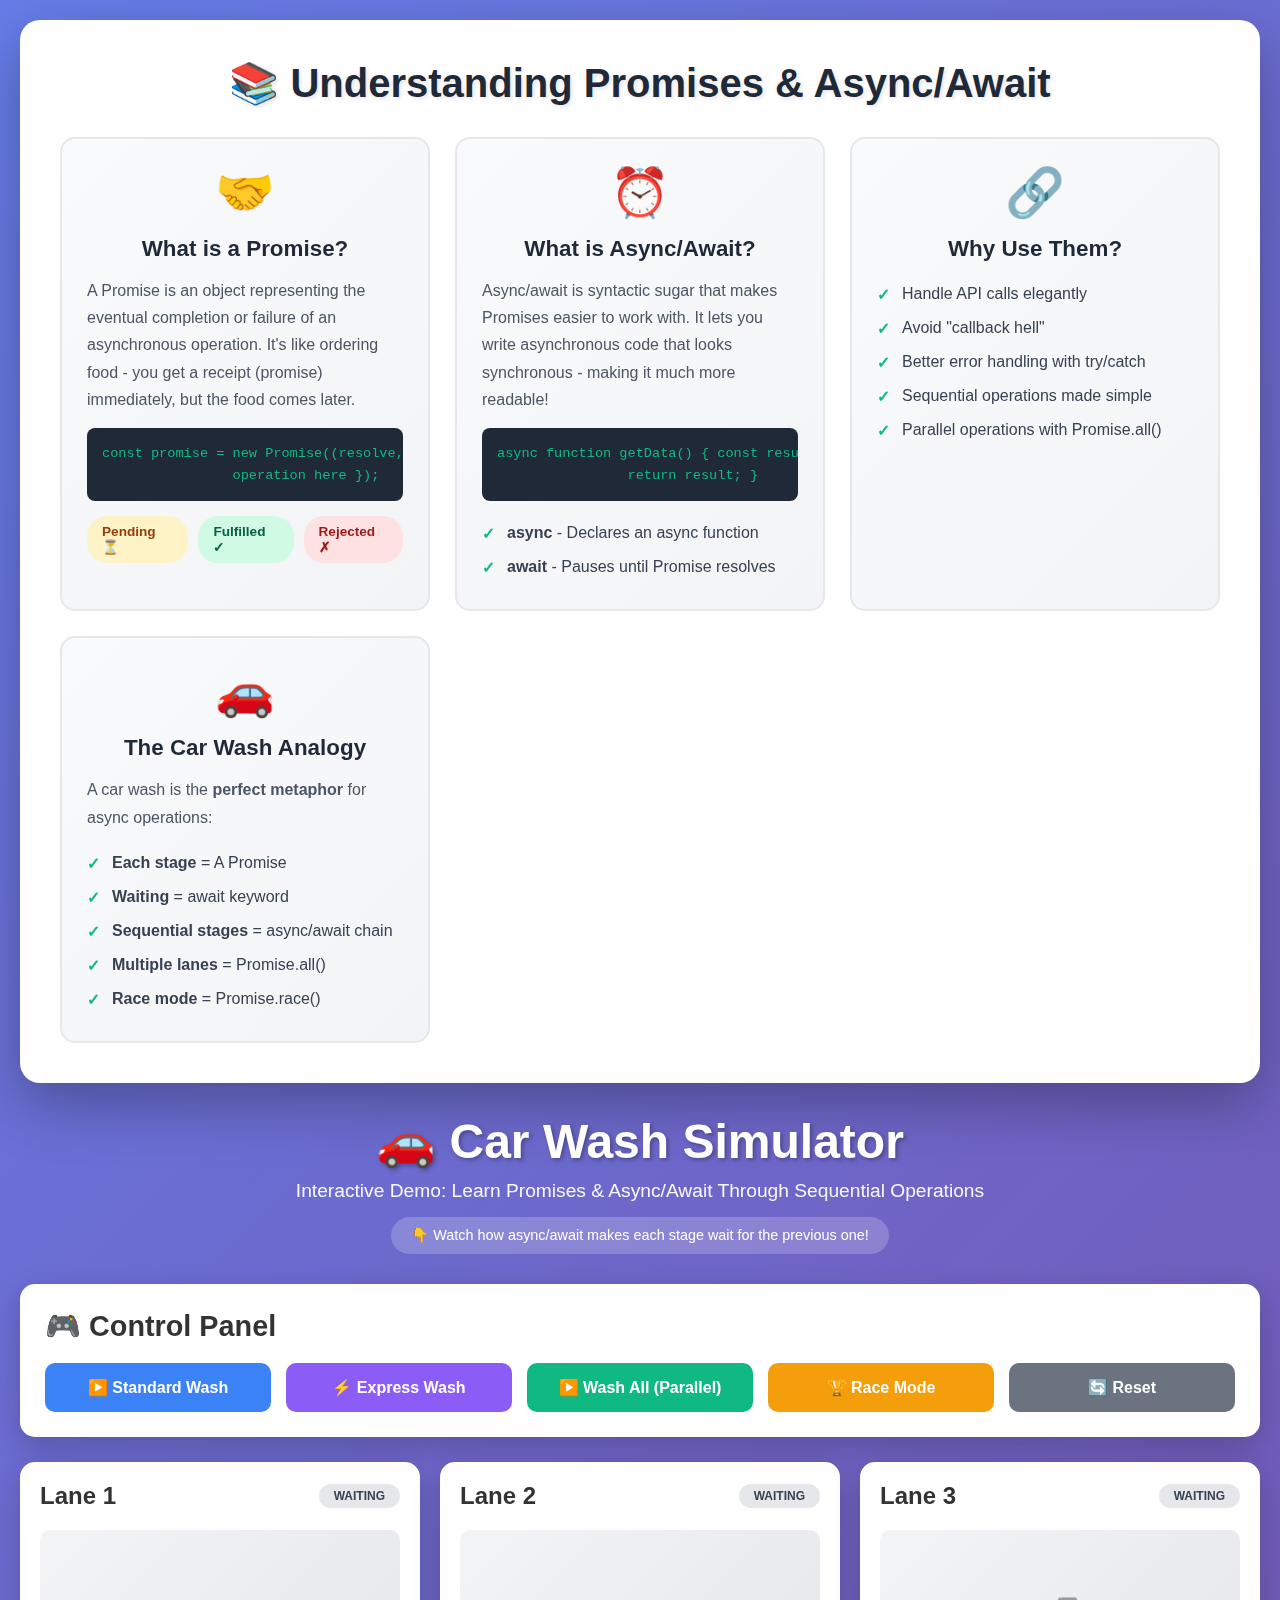
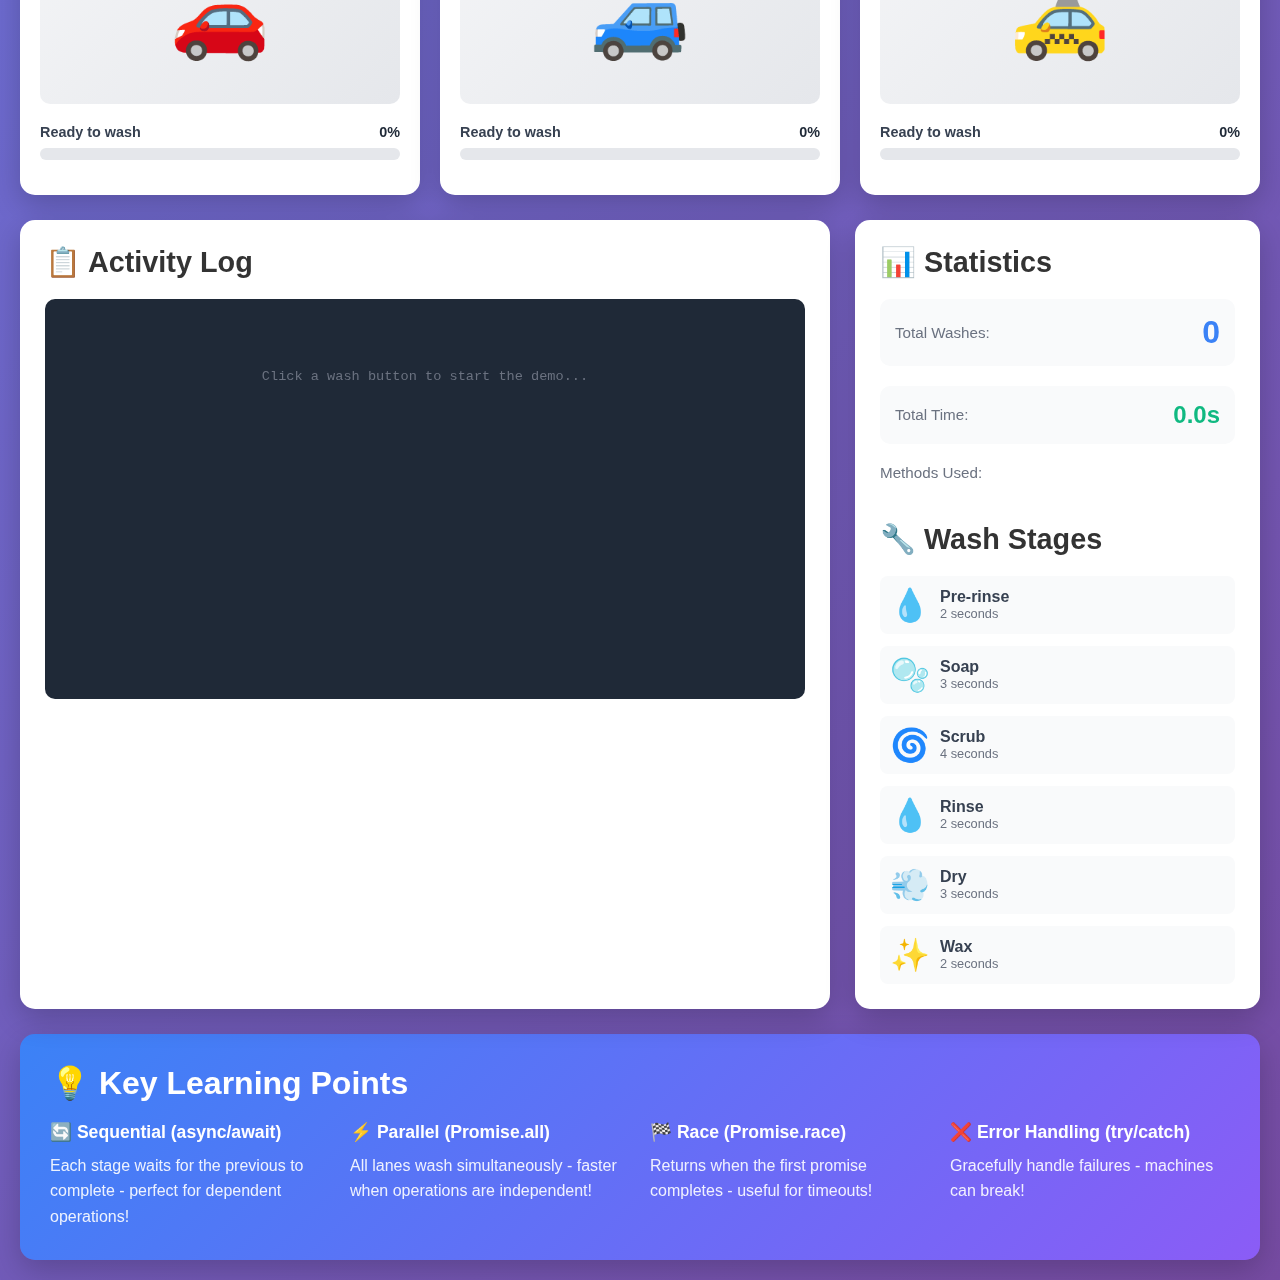
<file: Car Wash Promises & Async Await/index.html>
<!DOCTYPE html>
<html lang="en">
  <head>
    <meta charset="UTF-8" />
    <meta name="viewport" content="width=device-width, initial-scale=1.0" />
    <title>🚗 Car Wash: Promises & Async/Await</title>
    <link rel="stylesheet" href="styles.css" />
  </head>
  <body>
    <div class="container">
      <!-- Theory Section -->
      <div class="theory-section">
        <h1 class="theory-title">📚 Understanding Promises & Async/Await</h1>

        <div class="theory-grid">
          <div class="theory-card">
            <div class="theory-icon">🤝</div>
            <h3>What is a Promise?</h3>
            <p>
              A Promise is an object representing the eventual completion or
              failure of an asynchronous operation. It's like ordering food -
              you get a receipt (promise) immediately, but the food comes later.
            </p>
            <div class="code-snippet">
              <code
                >const promise = new Promise((resolve, reject) => { // Async
                operation here });</code
              >
            </div>
            <div class="theory-states">
              <span class="state pending">Pending ⏳</span>
              <span class="state fulfilled">Fulfilled ✓</span>
              <span class="state rejected">Rejected ✗</span>
            </div>
          </div>

          <div class="theory-card">
            <div class="theory-icon">⏰</div>
            <h3>What is Async/Await?</h3>
            <p>
              Async/await is syntactic sugar that makes Promises easier to work
              with. It lets you write asynchronous code that looks synchronous -
              making it much more readable!
            </p>
            <div class="code-snippet">
              <code
                >async function getData() { const result = await fetchData();
                return result; }</code
              >
            </div>
            <ul class="theory-points">
              <li><strong>async</strong> - Declares an async function</li>
              <li><strong>await</strong> - Pauses until Promise resolves</li>
            </ul>
          </div>

          <div class="theory-card">
            <div class="theory-icon">🔗</div>
            <h3>Why Use Them?</h3>
            <ul class="theory-points">
              <li>Handle API calls elegantly</li>
              <li>Avoid "callback hell"</li>
              <li>Better error handling with try/catch</li>
              <li>Sequential operations made simple</li>
              <li>Parallel operations with Promise.all()</li>
            </ul>
          </div>

          <div class="theory-card">
            <div class="theory-icon">🚗</div>
            <h3>The Car Wash Analogy</h3>
            <p>
              A car wash is the <strong>perfect metaphor</strong> for async
              operations:
            </p>
            <ul class="theory-points">
              <li><strong>Each stage</strong> = A Promise</li>
              <li><strong>Waiting</strong> = await keyword</li>
              <li><strong>Sequential stages</strong> = async/await chain</li>
              <li><strong>Multiple lanes</strong> = Promise.all()</li>
              <li><strong>Race mode</strong> = Promise.race()</li>
            </ul>
          </div>
        </div>
      </div>

      <!-- Header -->
      <div class="header">
        <h1>🚗 Car Wash Simulator</h1>
        <p>
          Interactive Demo: Learn Promises & Async/Await Through Sequential
          Operations
        </p>
        <div class="badge">
          👇 Watch how async/await makes each stage wait for the previous one!
        </div>
      </div>

      <!-- Control Panel -->
      <div class="control-panel">
        <h2>🎮 Control Panel</h2>
        <div class="button-grid">
          <button class="btn-standard" onclick="handleSingleWash('standard')">
            ▶️ Standard Wash
          </button>
          <button class="btn-express" onclick="handleSingleWash('express')">
            ⚡ Express Wash
          </button>
          <button class="btn-parallel" onclick="handleParallelWash()">
            ▶️ Wash All (Parallel)
          </button>
          <button class="btn-race" onclick="handleRaceWash()">
            🏆 Race Mode
          </button>
          <button class="btn-reset" onclick="handleReset()">🔄 Reset</button>
        </div>
      </div>

      <!-- Car Wash Lanes -->
      <div class="lanes-container">
        <div class="lane" id="lane-1">
          <div class="lane-header">
            <div class="lane-title">Lane 1</div>
            <div class="lane-status status-waiting">WAITING</div>
          </div>
          <div class="car-display">
            <div class="stage-effect" id="effect-1"></div>
            <div class="car-emoji" id="car-1">🚗</div>
          </div>
          <div class="progress-section">
            <div class="progress-info">
              <span class="progress-stage" id="stage-1">Ready to wash</span>
              <span class="progress-percent" id="percent-1">0%</span>
            </div>
            <div class="progress-bar-container">
              <div class="progress-bar" id="progress-1" style="width: 0%"></div>
            </div>
          </div>
          <div class="error-message" id="error-1" style="display: none">
            ⚠️ Machine malfunction!
          </div>
        </div>

        <div class="lane" id="lane-2">
          <div class="lane-header">
            <div class="lane-title">Lane 2</div>
            <div class="lane-status status-waiting">WAITING</div>
          </div>
          <div class="car-display">
            <div class="stage-effect" id="effect-2"></div>
            <div class="car-emoji" id="car-2">🚙</div>
          </div>
          <div class="progress-section">
            <div class="progress-info">
              <span class="progress-stage" id="stage-2">Ready to wash</span>
              <span class="progress-percent" id="percent-2">0%</span>
            </div>
            <div class="progress-bar-container">
              <div class="progress-bar" id="progress-2" style="width: 0%"></div>
            </div>
          </div>
          <div class="error-message" id="error-2" style="display: none">
            ⚠️ Machine malfunction!
          </div>
        </div>

        <div class="lane" id="lane-3">
          <div class="lane-header">
            <div class="lane-title">Lane 3</div>
            <div class="lane-status status-waiting">WAITING</div>
          </div>
          <div class="car-display">
            <div class="stage-effect" id="effect-3"></div>
            <div class="car-emoji" id="car-3">🚕</div>
          </div>
          <div class="progress-section">
            <div class="progress-info">
              <span class="progress-stage" id="stage-3">Ready to wash</span>
              <span class="progress-percent" id="percent-3">0%</span>
            </div>
            <div class="progress-bar-container">
              <div class="progress-bar" id="progress-3" style="width: 0%"></div>
            </div>
          </div>
          <div class="error-message" id="error-3" style="display: none">
            ⚠️ Machine malfunction!
          </div>
        </div>
      </div>

      <!-- Bottom Section -->
      <div class="bottom-section">
        <!-- Activity Log -->
        <div class="activity-log">
          <h2 class="section-title">📋 Activity Log</h2>
          <div class="log-container" id="log-container">
            <div class="log-empty">
              Click a wash button to start the demo...
            </div>
          </div>
        </div>

        <!-- Stats Panel -->
        <div class="stats-panel">
          <h2 class="section-title">📊 Statistics</h2>
          <div class="stats-grid">
            <div class="stat-item">
              <span class="stat-label">Total Washes:</span>
              <span class="stat-value" id="total-washes">0</span>
            </div>
            <div class="stat-item">
              <span class="stat-label">Total Time:</span>
              <span
                class="stat-value"
                id="total-time"
                style="color: #10b981; font-size: 1.5rem"
                >0.0s</span
              >
            </div>
            <div>
              <span class="stat-label">Methods Used:</span>
              <div class="methods-used" id="methods-used"></div>
            </div>
          </div>

          <h2 class="section-title" style="margin-top: 30px">🔧 Wash Stages</h2>
          <div class="stages-list">
            <div class="stage-item">
              <div class="stage-emoji">💧</div>
              <div class="stage-info">
                <div class="stage-name">Pre-rinse</div>
                <div class="stage-duration">2 seconds</div>
              </div>
            </div>
            <div class="stage-item">
              <div class="stage-emoji">🫧</div>
              <div class="stage-info">
                <div class="stage-name">Soap</div>
                <div class="stage-duration">3 seconds</div>
              </div>
            </div>
            <div class="stage-item">
              <div class="stage-emoji">🌀</div>
              <div class="stage-info">
                <div class="stage-name">Scrub</div>
                <div class="stage-duration">4 seconds</div>
              </div>
            </div>
            <div class="stage-item">
              <div class="stage-emoji">💧</div>
              <div class="stage-info">
                <div class="stage-name">Rinse</div>
                <div class="stage-duration">2 seconds</div>
              </div>
            </div>
            <div class="stage-item">
              <div class="stage-emoji">💨</div>
              <div class="stage-info">
                <div class="stage-name">Dry</div>
                <div class="stage-duration">3 seconds</div>
              </div>
            </div>
            <div class="stage-item">
              <div class="stage-emoji">✨</div>
              <div class="stage-info">
                <div class="stage-name">Wax</div>
                <div class="stage-duration">2 seconds</div>
              </div>
            </div>
          </div>
        </div>
      </div>

      <!-- Learning Footer -->
      <div class="learning-footer">
        <h3>💡 Key Learning Points</h3>
        <div class="learning-grid">
          <div class="learning-item">
            <h4>🔄 Sequential (async/await)</h4>
            <p>
              Each stage waits for the previous to complete - perfect for
              dependent operations!
            </p>
          </div>
          <div class="learning-item">
            <h4>⚡ Parallel (Promise.all)</h4>
            <p>
              All lanes wash simultaneously - faster when operations are
              independent!
            </p>
          </div>
          <div class="learning-item">
            <h4>🏁 Race (Promise.race)</h4>
            <p>
              Returns when the first promise completes - useful for timeouts!
            </p>
          </div>
          <div class="learning-item">
            <h4>❌ Error Handling (try/catch)</h4>
            <p>Gracefully handle failures - machines can break!</p>
          </div>
        </div>
      </div>
    </div>

    <script src="script.js"></script>
  </body>
</html>
</file>
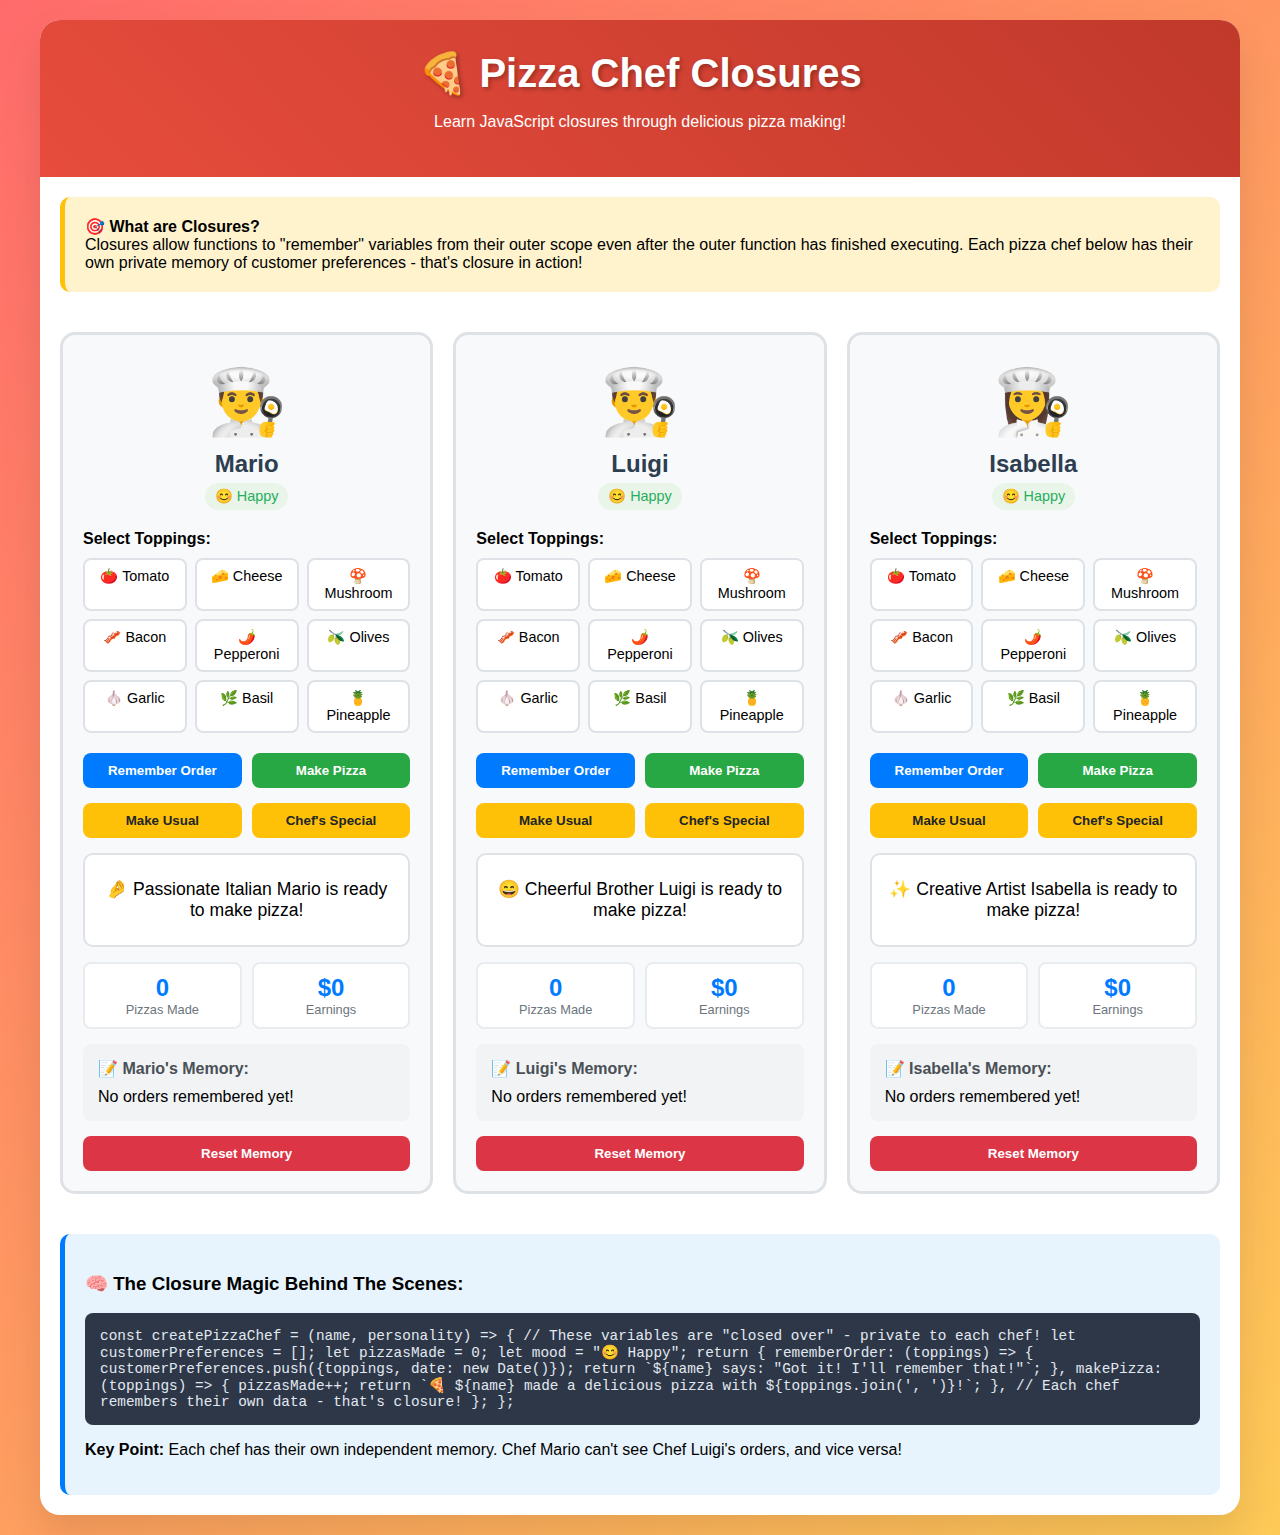
<file: Closure/index.html>
<!DOCTYPE html>
<html lang="en">
  <head>
    <meta charset="UTF-8" />
    <meta name="viewport" content="width=device-width, initial-scale=1.0" />
    <link rel="stylesheet" href="style.css" />
    <title>Closures Demo / Pizza Chef Closures</title>
  </head>
  <body>
    <div class="container">
      <div class="header">
        <h1>🍕 Pizza Chef Closures</h1>
        <p>Learn JavaScript closures through delicious pizza making!</p>
      </div>

      <div class="explanation">
        <strong>🎯 What are Closures?</strong><br />
        Closures allow functions to "remember" variables from their outer scope
        even after the outer function has finished executing. Each pizza chef
        below has their own private memory of customer preferences - that's
        closure in action!
      </div>

      <div class="pizza-shop" id="pizzaShop">
        <!-- Pizza chefs will be dynamically added here -->
      </div>

      <div class="closure-demo">
        <h3>🧠 The Closure Magic Behind The Scenes:</h3>
        <div class="code-snippet">
          const createPizzaChef = (name, personality) => { // These variables
          are "closed over" - private to each chef! let customerPreferences =
          []; let pizzasMade = 0; let mood = "😊 Happy"; return { rememberOrder:
          (toppings) => { customerPreferences.push({toppings, date: new
          Date()}); return `${name} says: "Got it! I'll remember that!"`; },
          makePizza: (toppings) => { pizzasMade++; return `🍕 ${name} made a
          delicious pizza with ${toppings.join(', ')}!`; }, // Each chef
          remembers their own data - that's closure! }; };
        </div>
        <p>
          <strong>Key Point:</strong> Each chef has their own independent
          memory. Chef Mario can't see Chef Luigi's orders, and vice versa!
        </p>
      </div>
    </div>
    <script src="script.js"></script>
  </body>
</html>
</file>
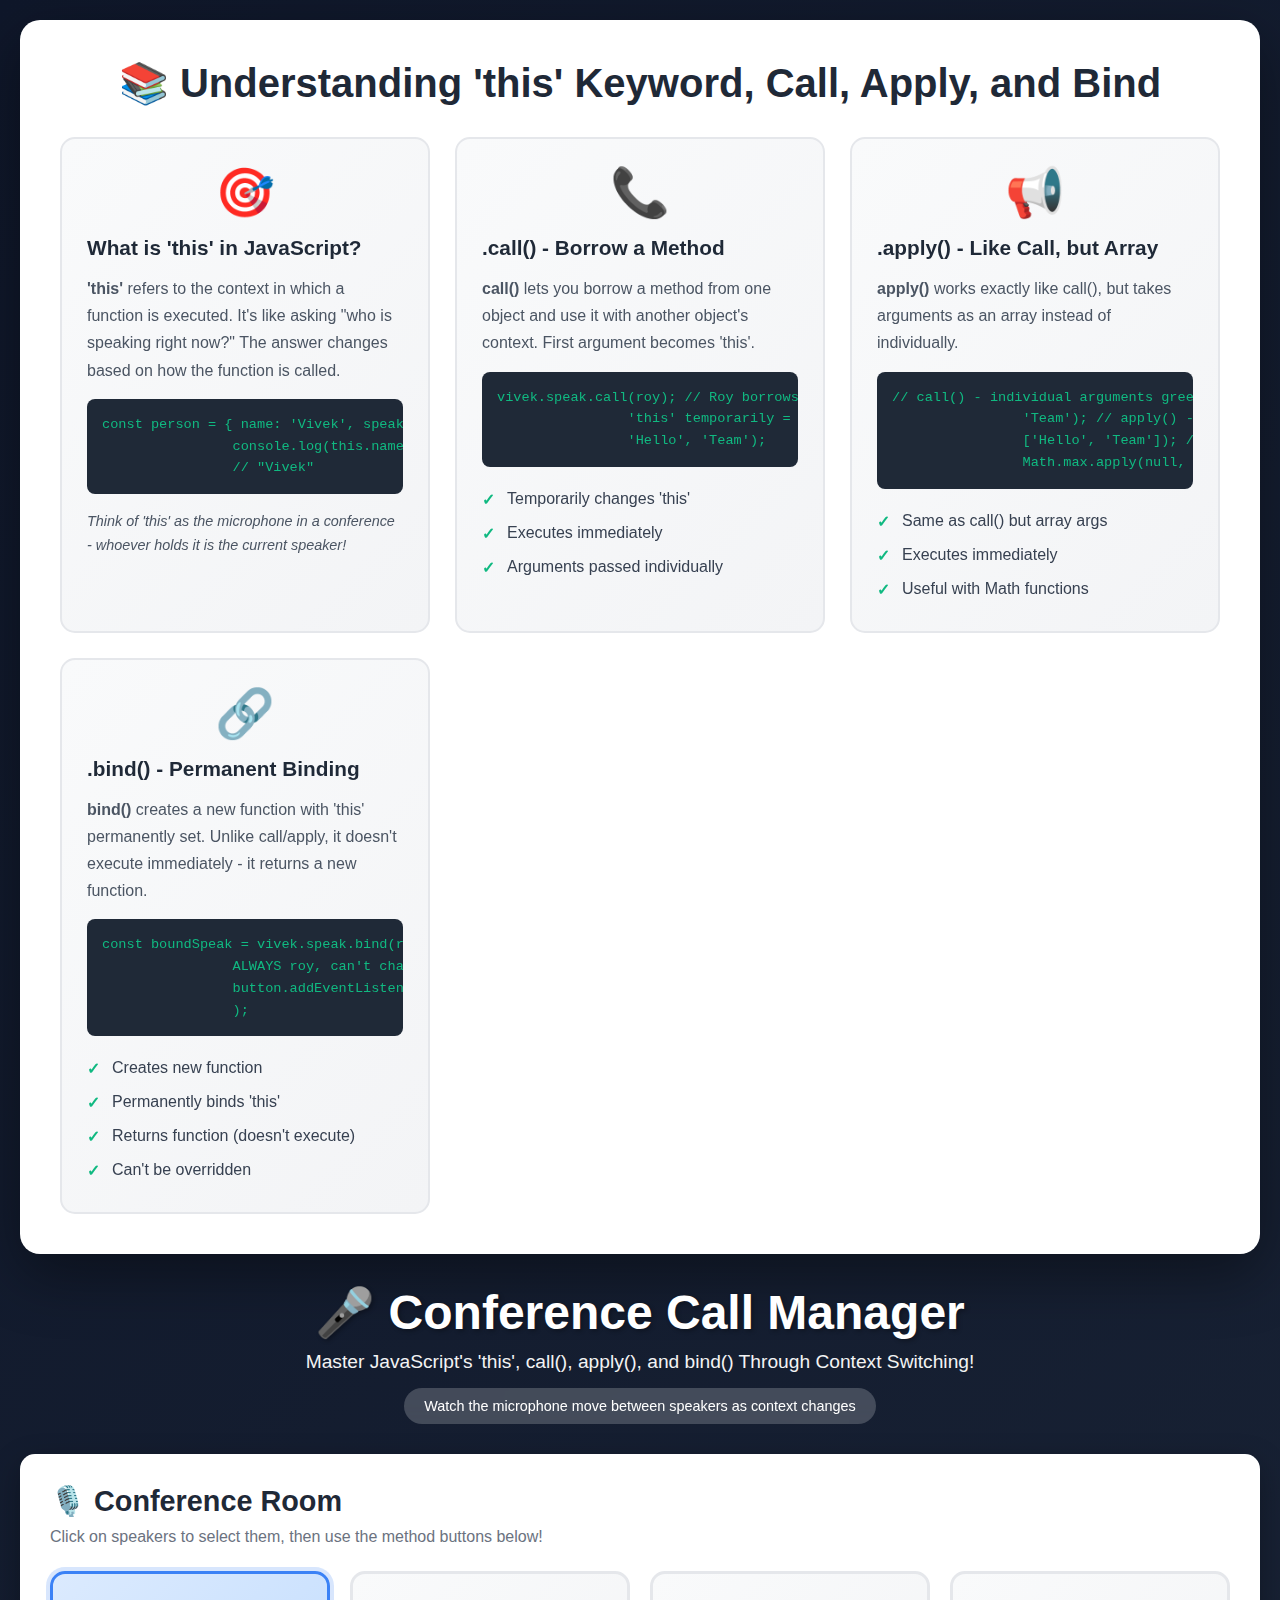
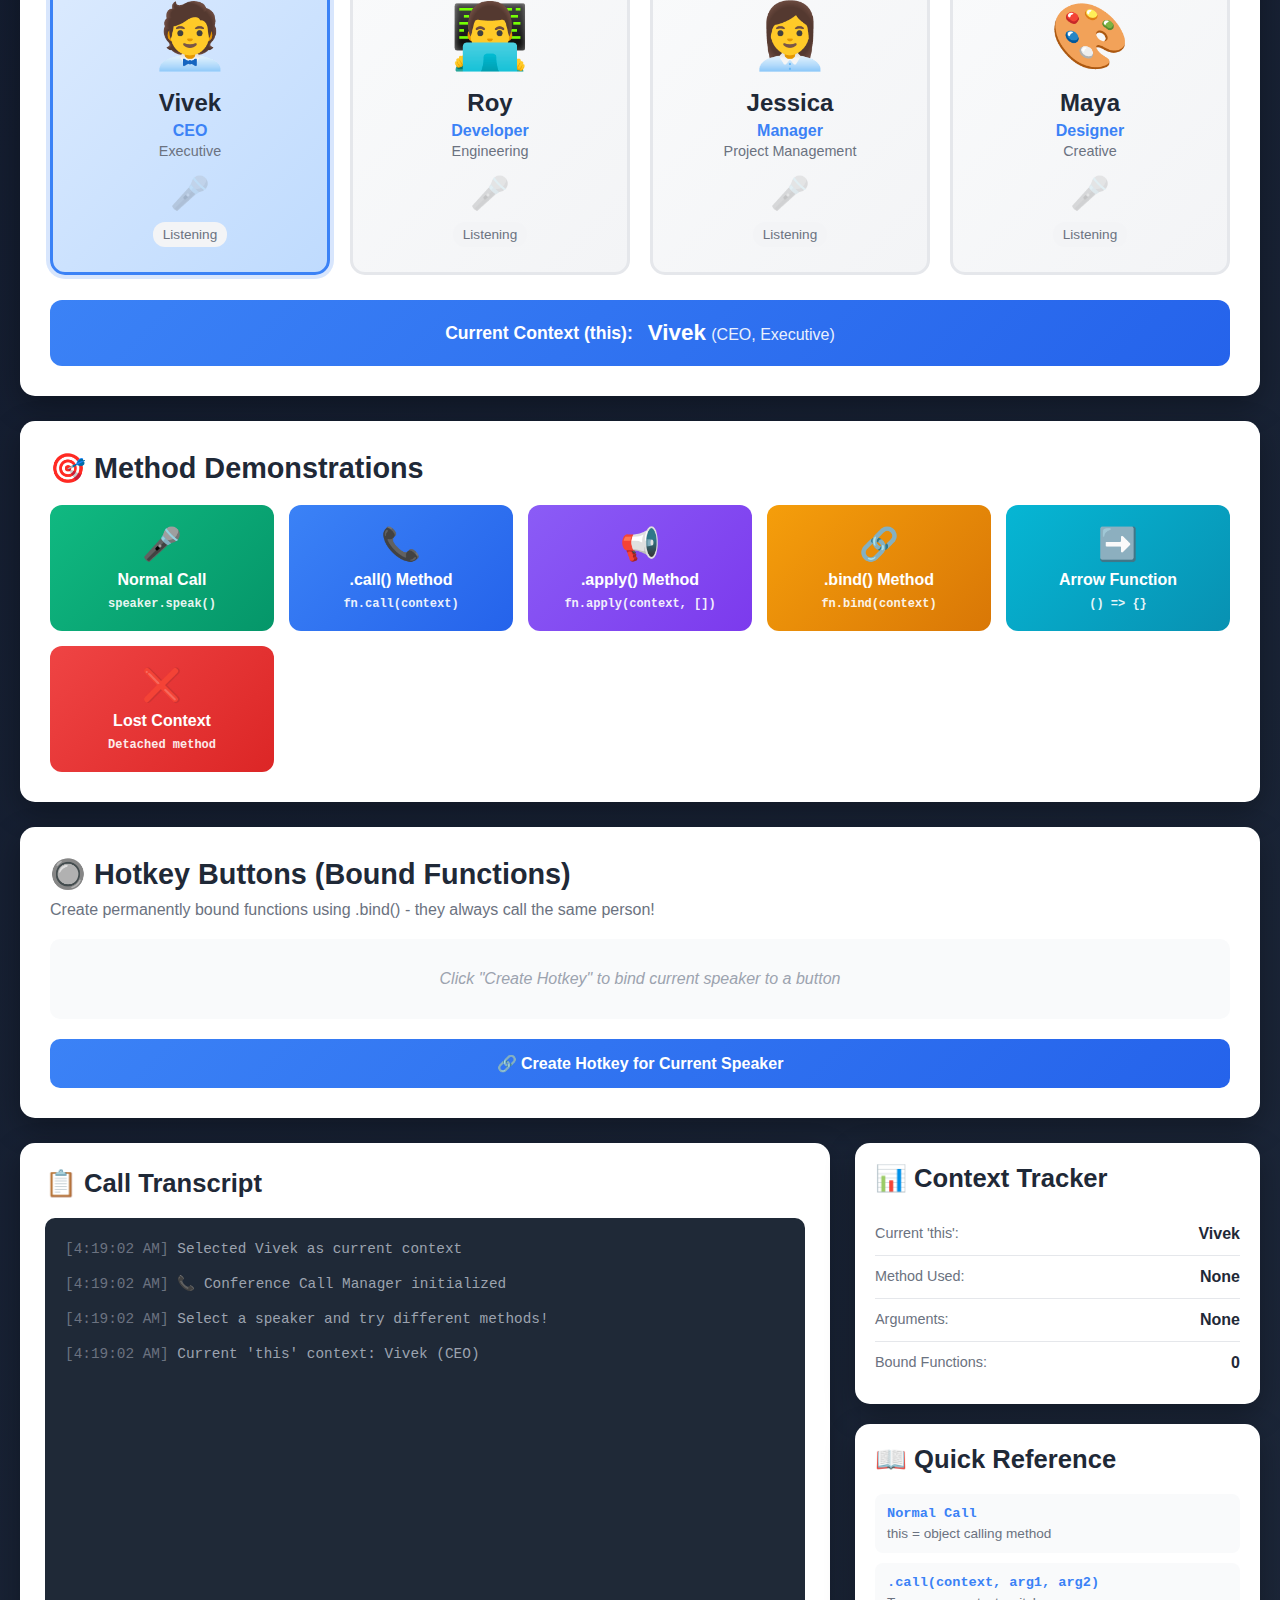
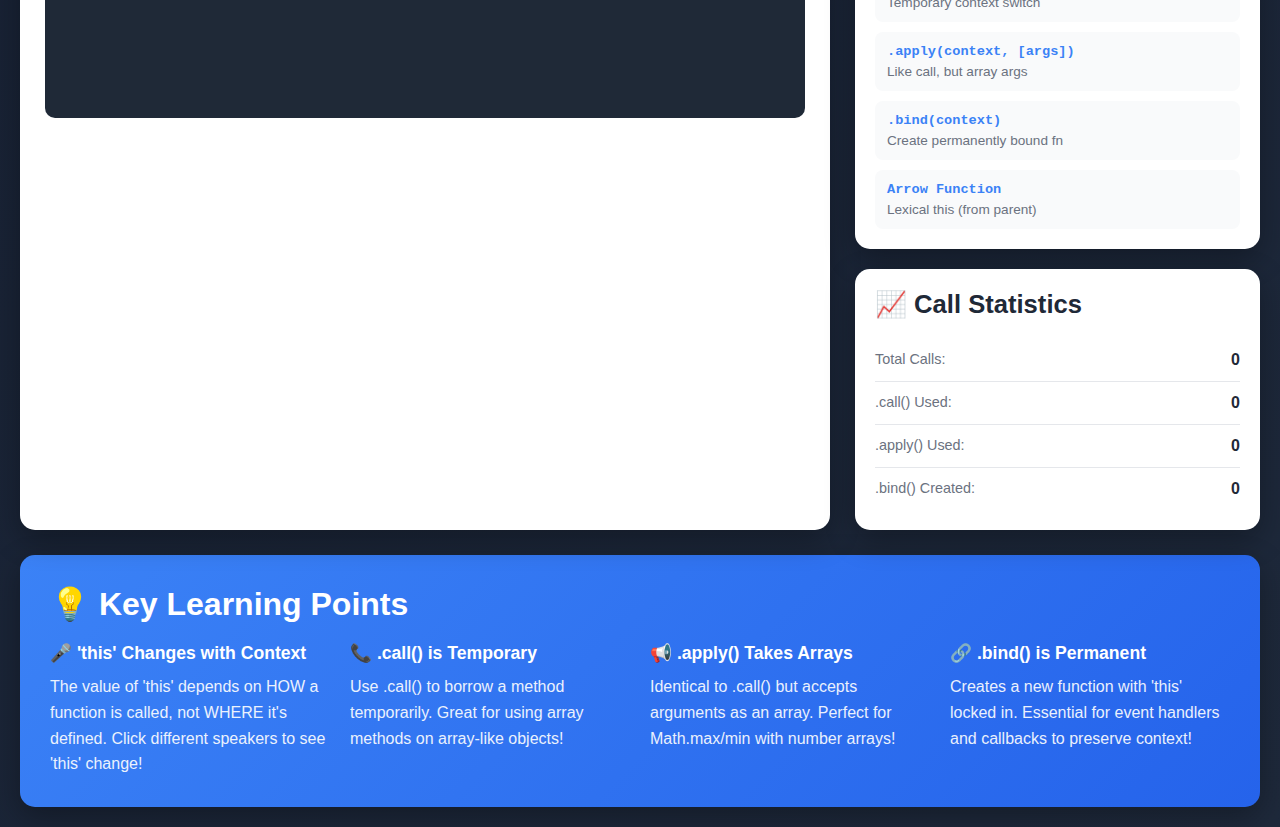
<file: Conference Call Manager - this-call-apply-bind/index.html>
<!DOCTYPE html>
<html lang="en">
  <head>
    <meta charset="UTF-8" />
    <meta name="viewport" content="width=device-width, initial-scale=1.0" />
    <title>🎤 Conference Call Manager - This, Call, Apply, Bind</title>
    <link rel="stylesheet" href="styles.css" />
  </head>
  <body>
    <div class="container">
      <!-- Theory Section -->
      <div class="theory-section">
        <h1 class="theory-title">
          📚 Understanding 'this' Keyword, Call, Apply, and Bind
        </h1>

        <div class="theory-grid">
          <div class="theory-card">
            <div class="theory-icon">🎯</div>
            <h3>What is 'this' in JavaScript?</h3>
            <p>
              <strong>'this'</strong> refers to the context in which a function
              is executed. It's like asking "who is speaking right now?" The
              answer changes based on how the function is called.
            </p>
            <div class="code-snippet">
              <code
                >const person = { name: 'Vivek', speak() {
                console.log(this.name); // 'this' = person } }; person.speak();
                // "Vivek"</code
              >
            </div>
            <p class="theory-note">
              Think of 'this' as the microphone in a conference - whoever holds
              it is the current speaker!
            </p>
          </div>

          <div class="theory-card">
            <div class="theory-icon">📞</div>
            <h3>.call() - Borrow a Method</h3>
            <p>
              <strong>call()</strong> lets you borrow a method from one object
              and use it with another object's context. First argument becomes
              'this'.
            </p>
            <div class="code-snippet">
              <code
                >vivek.speak.call(roy); // Roy borrows Vivek's speak method //
                'this' temporarily = roy // With arguments: greet.call(person,
                'Hello', 'Team');</code
              >
            </div>
            <ul class="theory-points">
              <li>Temporarily changes 'this'</li>
              <li>Executes immediately</li>
              <li>Arguments passed individually</li>
            </ul>
          </div>

          <div class="theory-card">
            <div class="theory-icon">📢</div>
            <h3>.apply() - Like Call, but Array</h3>
            <p>
              <strong>apply()</strong> works exactly like call(), but takes
              arguments as an array instead of individually.
            </p>
            <div class="code-snippet">
              <code
                >// call() - individual arguments greet.call(person, 'Hello',
                'Team'); // apply() - array of arguments greet.apply(person,
                ['Hello', 'Team']); // Perfect for Math.max with arrays:
                Math.max.apply(null, [1, 5, 3]); // 5</code
              >
            </div>
            <ul class="theory-points">
              <li>Same as call() but array args</li>
              <li>Executes immediately</li>
              <li>Useful with Math functions</li>
            </ul>
          </div>

          <div class="theory-card">
            <div class="theory-icon">🔗</div>
            <h3>.bind() - Permanent Binding</h3>
            <p>
              <strong>bind()</strong> creates a new function with 'this'
              permanently set. Unlike call/apply, it doesn't execute immediately
              - it returns a new function.
            </p>
            <div class="code-snippet">
              <code
                >const boundSpeak = vivek.speak.bind(roy); boundSpeak(); //
                ALWAYS roy, can't change! // Perfect for event handlers:
                button.addEventListener('click', this.handleClick.bind(this)
                );</code
              >
            </div>
            <ul class="theory-points">
              <li>Creates new function</li>
              <li>Permanently binds 'this'</li>
              <li>Returns function (doesn't execute)</li>
              <li>Can't be overridden</li>
            </ul>
          </div>
        </div>
      </div>

      <!-- Header -->
      <div class="header">
        <h1>🎤 Conference Call Manager</h1>
        <p>
          Master JavaScript's 'this', call(), apply(), and bind() Through
          Context Switching!
        </p>
        <div class="badge">
          Watch the microphone move between speakers as context changes
        </div>
      </div>

      <!-- Conference Room -->
      <div class="conference-room">
        <h2>🎙️ Conference Room</h2>
        <p class="room-desc">
          Click on speakers to select them, then use the method buttons below!
        </p>

        <div class="speakers-grid">
          <!-- Speaker 1: Vivek (CEO) -->
          <div
            class="speaker-card"
            id="speaker-vivek"
            onclick="selectSpeaker('vivek')"
          >
            <div class="speaker-avatar">🧑‍💼</div>
            <div class="speaker-info">
              <div class="speaker-name">Vivek</div>
              <div class="speaker-role">CEO</div>
              <div class="speaker-dept">Executive</div>
            </div>
            <div class="microphone" id="mic-vivek">🎤</div>
            <div class="speaker-status" id="status-vivek">Listening</div>
          </div>

          <!-- Speaker 2: Roy (Developer) -->
          <div
            class="speaker-card"
            id="speaker-roy"
            onclick="selectSpeaker('roy')"
          >
            <div class="speaker-avatar">👨‍💻</div>
            <div class="speaker-info">
              <div class="speaker-name">Roy</div>
              <div class="speaker-role">Developer</div>
              <div class="speaker-dept">Engineering</div>
            </div>
            <div class="microphone" id="mic-roy">🎤</div>
            <div class="speaker-status" id="status-roy">Listening</div>
          </div>

          <!-- Speaker 3: Jessica (Manager) -->
          <div
            class="speaker-card"
            id="speaker-jessica"
            onclick="selectSpeaker('jessica')"
          >
            <div class="speaker-avatar">👩‍💼</div>
            <div class="speaker-info">
              <div class="speaker-name">Jessica</div>
              <div class="speaker-role">Manager</div>
              <div class="speaker-dept">Project Management</div>
            </div>
            <div class="microphone" id="mic-jessica">🎤</div>
            <div class="speaker-status" id="status-jessica">Listening</div>
          </div>

          <!-- Speaker 4: Maya (Designer) -->
          <div
            class="speaker-card"
            id="speaker-maya"
            onclick="selectSpeaker('maya')"
          >
            <div class="speaker-avatar">🎨</div>
            <div class="speaker-info">
              <div class="speaker-name">Maya</div>
              <div class="speaker-role">Designer</div>
              <div class="speaker-dept">Creative</div>
            </div>
            <div class="microphone" id="mic-maya">🎤</div>
            <div class="speaker-status" id="status-maya">Listening</div>
          </div>
        </div>

        <!-- Current Context Display -->
        <div class="context-display">
          <div class="context-label">Current Context (this):</div>
          <div class="context-value" id="current-context">
            <span class="context-name">Vivek</span>
            <span class="context-role">(CEO, Executive)</span>
          </div>
        </div>
      </div>

      <!-- Method Demonstrations -->
      <div class="method-demos">
        <h2>🎯 Method Demonstrations</h2>
        <div class="demo-grid">
          <button class="btn-demo btn-normal" onclick="demoNormalCall()">
            <span class="demo-icon">🎤</span>
            <span class="demo-text">Normal Call</span>
            <span class="demo-code">speaker.speak()</span>
          </button>

          <button class="btn-demo btn-call" onclick="demoCall()">
            <span class="demo-icon">📞</span>
            <span class="demo-text">.call() Method</span>
            <span class="demo-code">fn.call(context)</span>
          </button>

          <button class="btn-demo btn-apply" onclick="demoApply()">
            <span class="demo-icon">📢</span>
            <span class="demo-text">.apply() Method</span>
            <span class="demo-code">fn.apply(context, [])</span>
          </button>

          <button class="btn-demo btn-bind" onclick="demoBind()">
            <span class="demo-icon">🔗</span>
            <span class="demo-text">.bind() Method</span>
            <span class="demo-code">fn.bind(context)</span>
          </button>

          <button class="btn-demo btn-arrow" onclick="demoArrowFunction()">
            <span class="demo-icon">➡️</span>
            <span class="demo-text">Arrow Function</span>
            <span class="demo-code">() => {}</span>
          </button>

          <button class="btn-demo btn-lost" onclick="demoLostContext()">
            <span class="demo-icon">❌</span>
            <span class="demo-text">Lost Context</span>
            <span class="demo-code">Detached method</span>
          </button>
        </div>
      </div>

      <!-- Hotkey Buttons (Bound Functions) -->
      <div class="hotkey-section">
        <h2>🔘 Hotkey Buttons (Bound Functions)</h2>
        <p class="hotkey-desc">
          Create permanently bound functions using .bind() - they always call
          the same person!
        </p>
        <div class="hotkey-buttons" id="hotkey-container">
          <div class="hotkey-placeholder">
            Click "Create Hotkey" to bind current speaker to a button
          </div>
        </div>
        <button class="btn-create-hotkey" onclick="createHotkey()">
          🔗 Create Hotkey for Current Speaker
        </button>
      </div>

      <!-- Main Content -->
      <div class="main-content">
        <!-- Call Transcript -->
        <div class="transcript-section">
          <h2 class="section-title">📋 Call Transcript</h2>
          <div class="transcript-container" id="transcript">
            <div class="transcript-empty">
              Start a call to see the transcript...
            </div>
          </div>
        </div>

        <!-- Context Tracker -->
        <div class="sidebar">
          <div class="context-tracker">
            <h2 class="section-title">📊 Context Tracker</h2>
            <div class="tracker-item">
              <span class="tracker-label">Current 'this':</span>
              <span class="tracker-value" id="tracker-this">Vivek</span>
            </div>
            <div class="tracker-item">
              <span class="tracker-label">Method Used:</span>
              <span class="tracker-value" id="tracker-method">None</span>
            </div>
            <div class="tracker-item">
              <span class="tracker-label">Arguments:</span>
              <span class="tracker-value" id="tracker-args">None</span>
            </div>
            <div class="tracker-item">
              <span class="tracker-label">Bound Functions:</span>
              <span class="tracker-value" id="tracker-bound">0</span>
            </div>
          </div>

          <!-- Quick Reference -->
          <div class="quick-reference">
            <h2 class="section-title">📖 Quick Reference</h2>
            <div class="reference-item">
              <div class="reference-method">Normal Call</div>
              <div class="reference-desc">this = object calling method</div>
            </div>
            <div class="reference-item">
              <div class="reference-method">.call(context, arg1, arg2)</div>
              <div class="reference-desc">Temporary context switch</div>
            </div>
            <div class="reference-item">
              <div class="reference-method">.apply(context, [args])</div>
              <div class="reference-desc">Like call, but array args</div>
            </div>
            <div class="reference-item">
              <div class="reference-method">.bind(context)</div>
              <div class="reference-desc">Create permanently bound fn</div>
            </div>
            <div class="reference-item">
              <div class="reference-method">Arrow Function</div>
              <div class="reference-desc">Lexical this (from parent)</div>
            </div>
          </div>

          <!-- Statistics -->
          <div class="statistics">
            <h2 class="section-title">📈 Call Statistics</h2>
            <div class="stat-item">
              <span class="stat-label">Total Calls:</span>
              <span class="stat-value" id="stat-calls">0</span>
            </div>
            <div class="stat-item">
              <span class="stat-label">.call() Used:</span>
              <span class="stat-value" id="stat-call">0</span>
            </div>
            <div class="stat-item">
              <span class="stat-label">.apply() Used:</span>
              <span class="stat-value" id="stat-apply">0</span>
            </div>
            <div class="stat-item">
              <span class="stat-label">.bind() Created:</span>
              <span class="stat-value" id="stat-bind">0</span>
            </div>
          </div>
        </div>
      </div>

      <!-- Learning Footer -->
      <div class="learning-footer">
        <h3>💡 Key Learning Points</h3>
        <div class="learning-grid">
          <div class="learning-item">
            <h4>🎤 'this' Changes with Context</h4>
            <p>
              The value of 'this' depends on HOW a function is called, not WHERE
              it's defined. Click different speakers to see 'this' change!
            </p>
          </div>
          <div class="learning-item">
            <h4>📞 .call() is Temporary</h4>
            <p>
              Use .call() to borrow a method temporarily. Great for using array
              methods on array-like objects!
            </p>
          </div>
          <div class="learning-item">
            <h4>📢 .apply() Takes Arrays</h4>
            <p>
              Identical to .call() but accepts arguments as an array. Perfect
              for Math.max/min with number arrays!
            </p>
          </div>
          <div class="learning-item">
            <h4>🔗 .bind() is Permanent</h4>
            <p>
              Creates a new function with 'this' locked in. Essential for event
              handlers and callbacks to preserve context!
            </p>
          </div>
        </div>
      </div>
    </div>

    <script src="script.js"></script>
  </body>
</html>
</file>
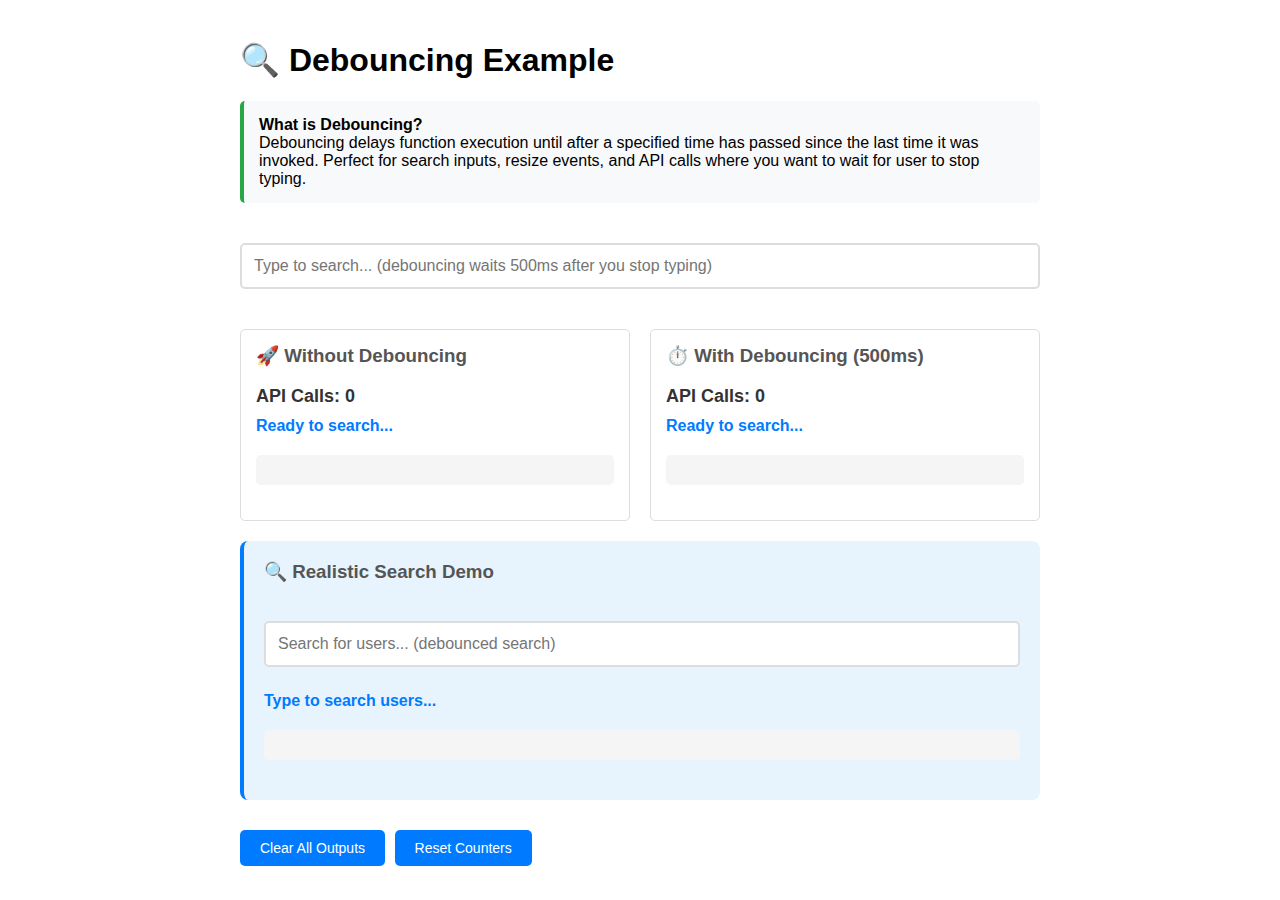
<file: Debouncing/index.html>
<!DOCTYPE html>
<html lang="en">
  <head>
    <meta charset="UTF-8" />
    <meta name="viewport" content="width=device-width, initial-scale=1.0" />
    <title>Debouncing</title>
    <link rel="stylesheet" href="style.css" />
  </head>
  <body>
    <h1>🔍 Debouncing Example</h1>

    <div class="explanation">
      <strong>What is Debouncing?</strong><br />
      Debouncing delays function execution until after a specified time has
      passed since the last time it was invoked. Perfect for search inputs,
      resize events, and API calls where you want to wait for user to stop
      typing.
    </div>

    <input
      type="text"
      id="searchInput"
      placeholder="Type to search... (debouncing waits 500ms after you stop typing)"
    />

    <div class="comparison">
      <div class="section">
        <h3>🚀 Without Debouncing</h3>
        <div class="counter" id="normalCounter">API Calls: 0</div>
        <div class="status" id="normalStatus">Ready to search...</div>
        <div class="output" id="normalOutput"></div>
      </div>

      <div class="section">
        <h3>⏱️ With Debouncing (500ms)</h3>
        <div class="counter" id="debouncedCounter">API Calls: 0</div>
        <div class="status" id="debouncedStatus">Ready to search...</div>
        <div class="output" id="debouncedOutput"></div>
      </div>
    </div>

    <div class="search-demo">
      <h3>🔍 Realistic Search Demo</h3>
      <input
        type="text"
        id="realSearchInput"
        placeholder="Search for users... (debounced search)"
      />
      <div class="status" id="searchStatus">Type to search users...</div>
      <div class="output" id="searchResults"></div>
    </div>

    <button class="clear-btn" onclick="clearAllOutputs()">
      Clear All Outputs
    </button>
    <button class="clear-btn" onclick="resetCounters()">Reset Counters</button>

    <script src="script.js"></script>
  </body>
</html>
</file>
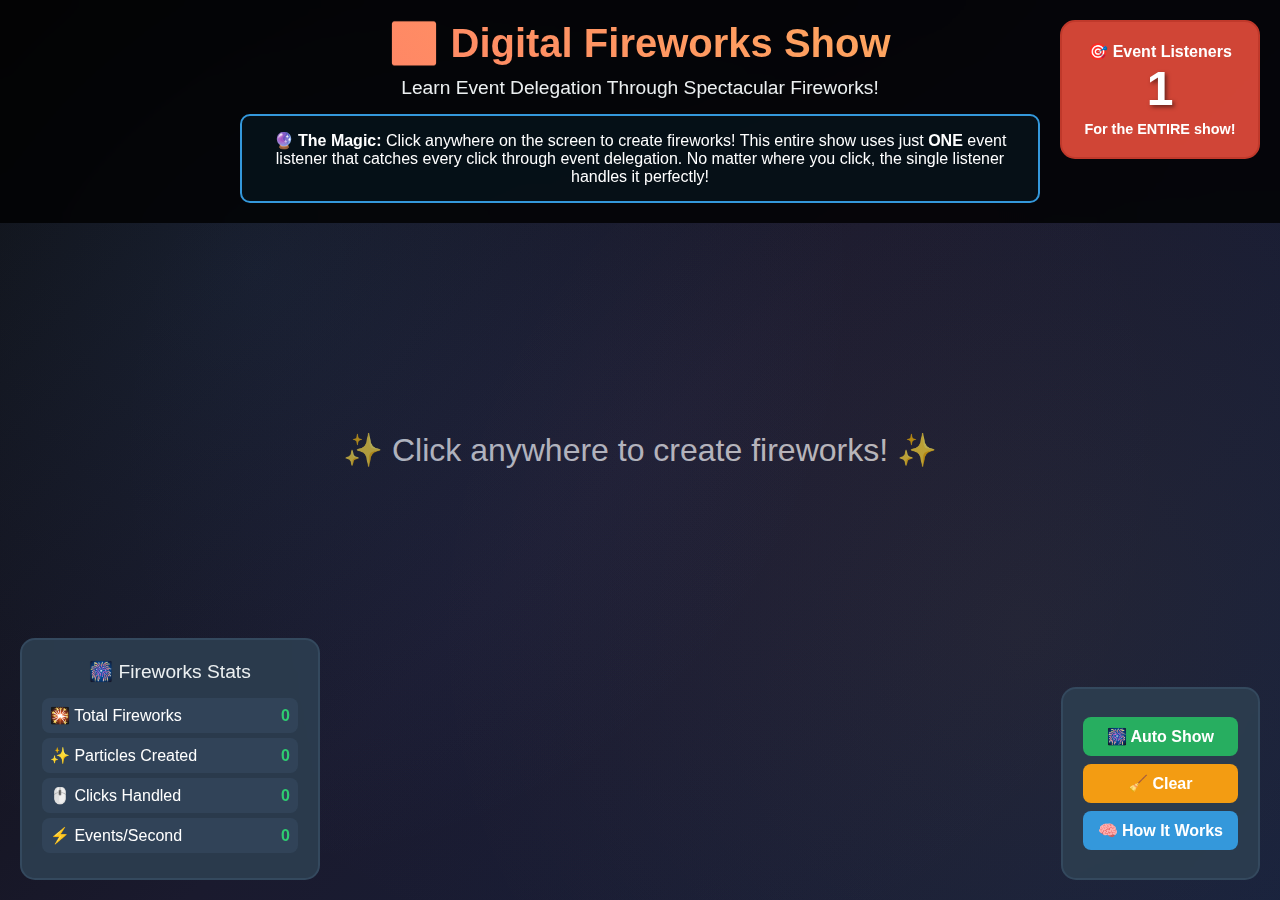
<file: Event Delegation/index.html>
<!DOCTYPE html>
<html lang="en">
  <head>
    <meta charset="UTF-8" />
    <meta name="viewport" content="width=device-width, initial-scale=1.0" />
    <title>Digital Fireworks Show - Event Delegation</title>
    <link rel="stylesheet" href="style.css" />
  </head>
  <body>
    <div class="container" id="fireworkArea">
      <div class="header">
        <h1>🎆 Digital Fireworks Show</h1>
        <p class="subtitle">
          Learn Event Delegation Through Spectacular Fireworks!
        </p>
        <div class="explanation">
          <strong>🔮 The Magic:</strong> Click anywhere on the screen to create
          fireworks! This entire show uses just <strong>ONE</strong> event
          listener that catches every click through event delegation. No matter
          where you click, the single listener handles it perfectly!
        </div>
      </div>

      <!-- Event Listener Counter -->
      <div class="listener-count">
        <div>🎯 Event Listeners</div>
        <div class="listener-number">1</div>
        <div style="font-size: 0.9em; margin-top: 5px">
          For the ENTIRE show!
        </div>
      </div>

      <!-- Instructions -->
      <div class="instructions" id="instructions">
        ✨ Click anywhere to create fireworks! ✨
      </div>

      <!-- Firework Area -->
      <div class="firework-area"></div>

      <!-- Stats Panel -->
      <div class="stats-panel">
        <div class="stats-title">🎆 Fireworks Stats</div>

        <div class="stat-item">
          <div>🎇 Total Fireworks</div>
          <div class="stat-value" id="fireworkCount">0</div>
        </div>

        <div class="stat-item">
          <div>✨ Particles Created</div>
          <div class="stat-value" id="particleCount">0</div>
        </div>

        <div class="stat-item">
          <div>🖱️ Clicks Handled</div>
          <div class="stat-value" id="clickCount">0</div>
        </div>

        <div class="stat-item">
          <div>⚡ Events/Second</div>
          <div class="stat-value" id="eventsPerSecond">0</div>
        </div>
      </div>

      <!-- Control Panel -->
      <div class="control-panel">
        <button class="btn btn-success" onclick="autoFireworks()">
          🎆 Auto Show
        </button>
        <button class="btn btn-warning" onclick="clearFireworks()">
          🧹 Clear
        </button>
        <button class="btn btn-primary" onclick="showDelegationInfo()">
          🧠 How It Works
        </button>
      </div>

      <!-- Delegation Info Modal -->
      <div class="delegation-info" id="delegationInfo">
        <button class="close-info" onclick="hideDelegationInfo()">×</button>
        <h3>🧠 Event Delegation Explained</h3>
        <br />
        <p><strong>🎯 What's Happening:</strong></p>
        <p>• ONE event listener is attached to the main container</p>
        <p>• Every click bubbles up to this single listener</p>
        <p>• The listener checks where the click happened (event.target)</p>
        <p>• Creates a firework at the exact click coordinates</p>
        <br />
        <p><strong>🚀 Why This Is Powerful:</strong></p>
        <p>
          • <strong>Performance:</strong> No matter how many areas are
          clickable, only 1 listener
        </p>
        <p>• <strong>Memory Efficient:</strong> Prevents listener overload</p>
        <p>
          • <strong>Dynamic:</strong> Works for any new content added to the
          page
        </p>
        <p>
          • <strong>Scalable:</strong> Could handle millions of clickable areas
        </p>
        <br />
        <p><strong>💡 Real-World Use:</strong></p>
        <p>
          Perfect for: Dynamic lists, image galleries, interactive dashboards,
          games, and any UI with lots of clickable elements!
        </p>
      </div>
    </div>

    <script src="script.js"></script>
  </body>
</html>
</file>
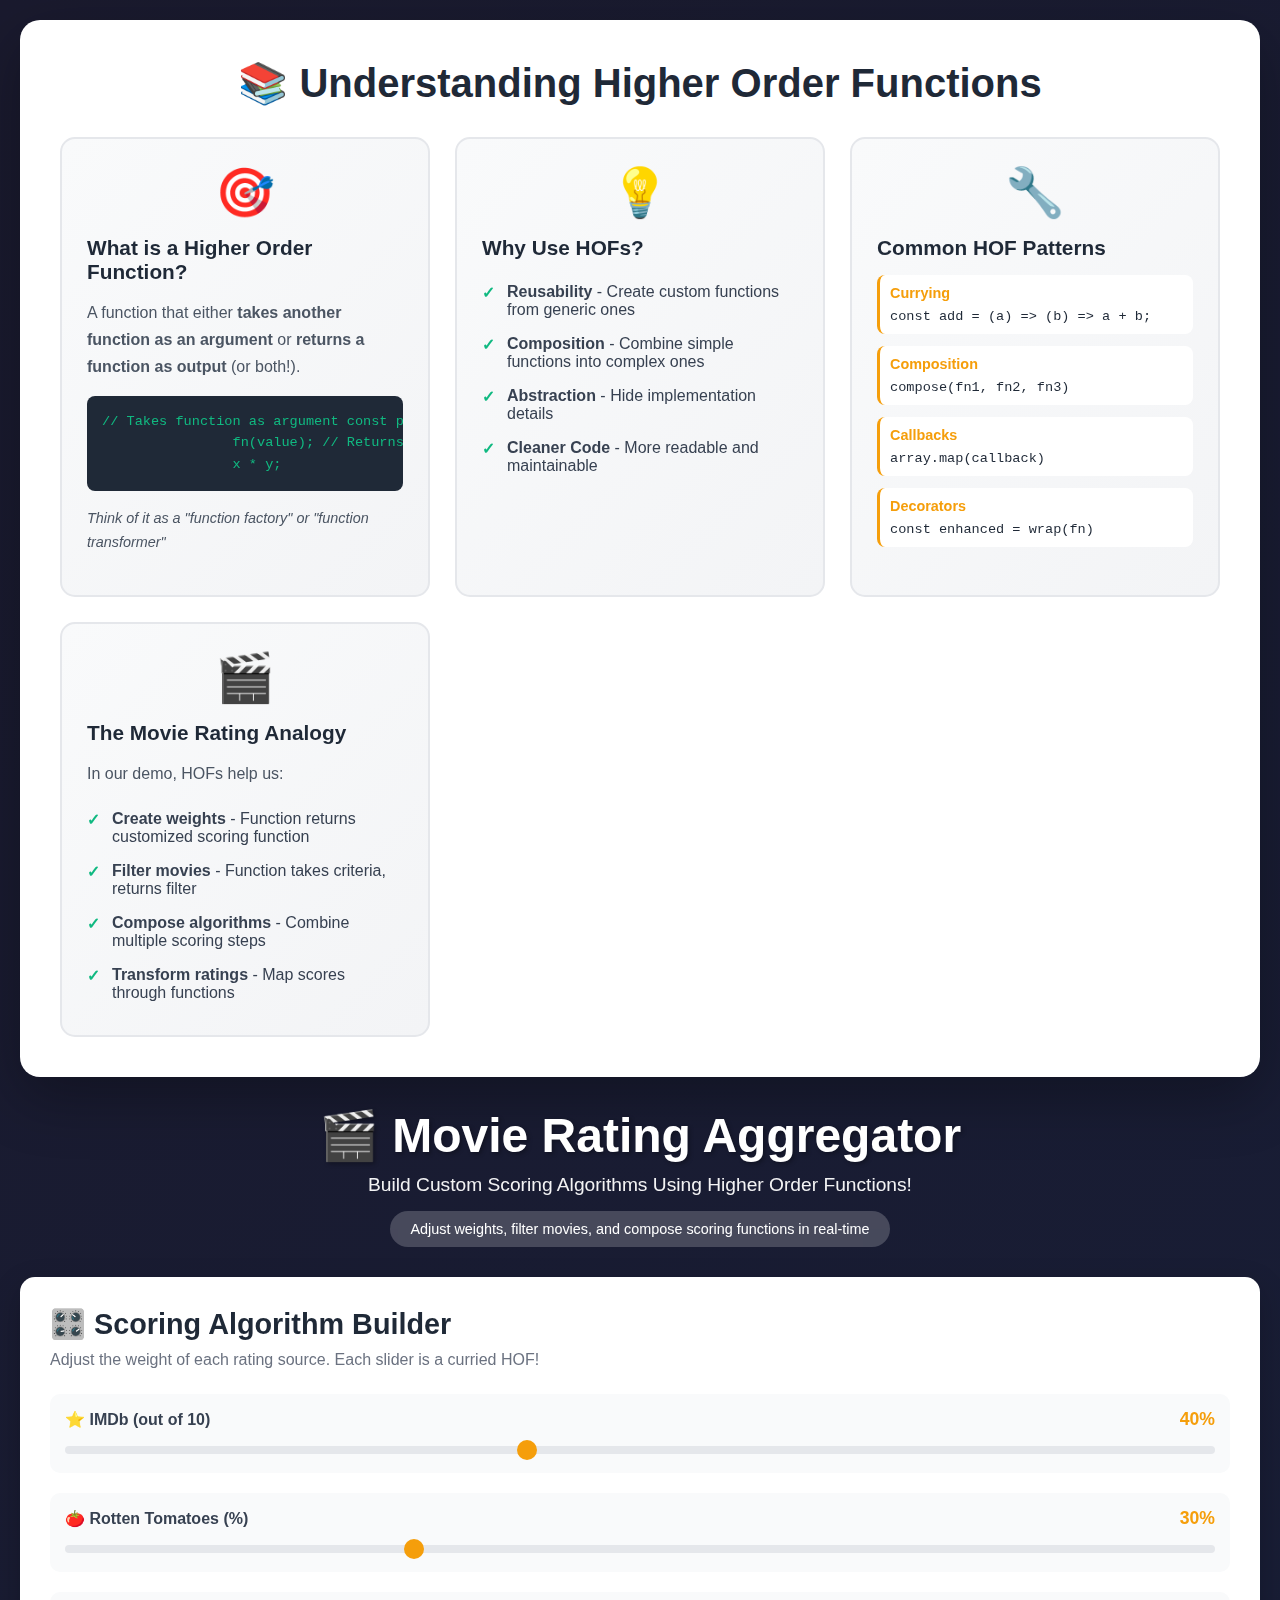
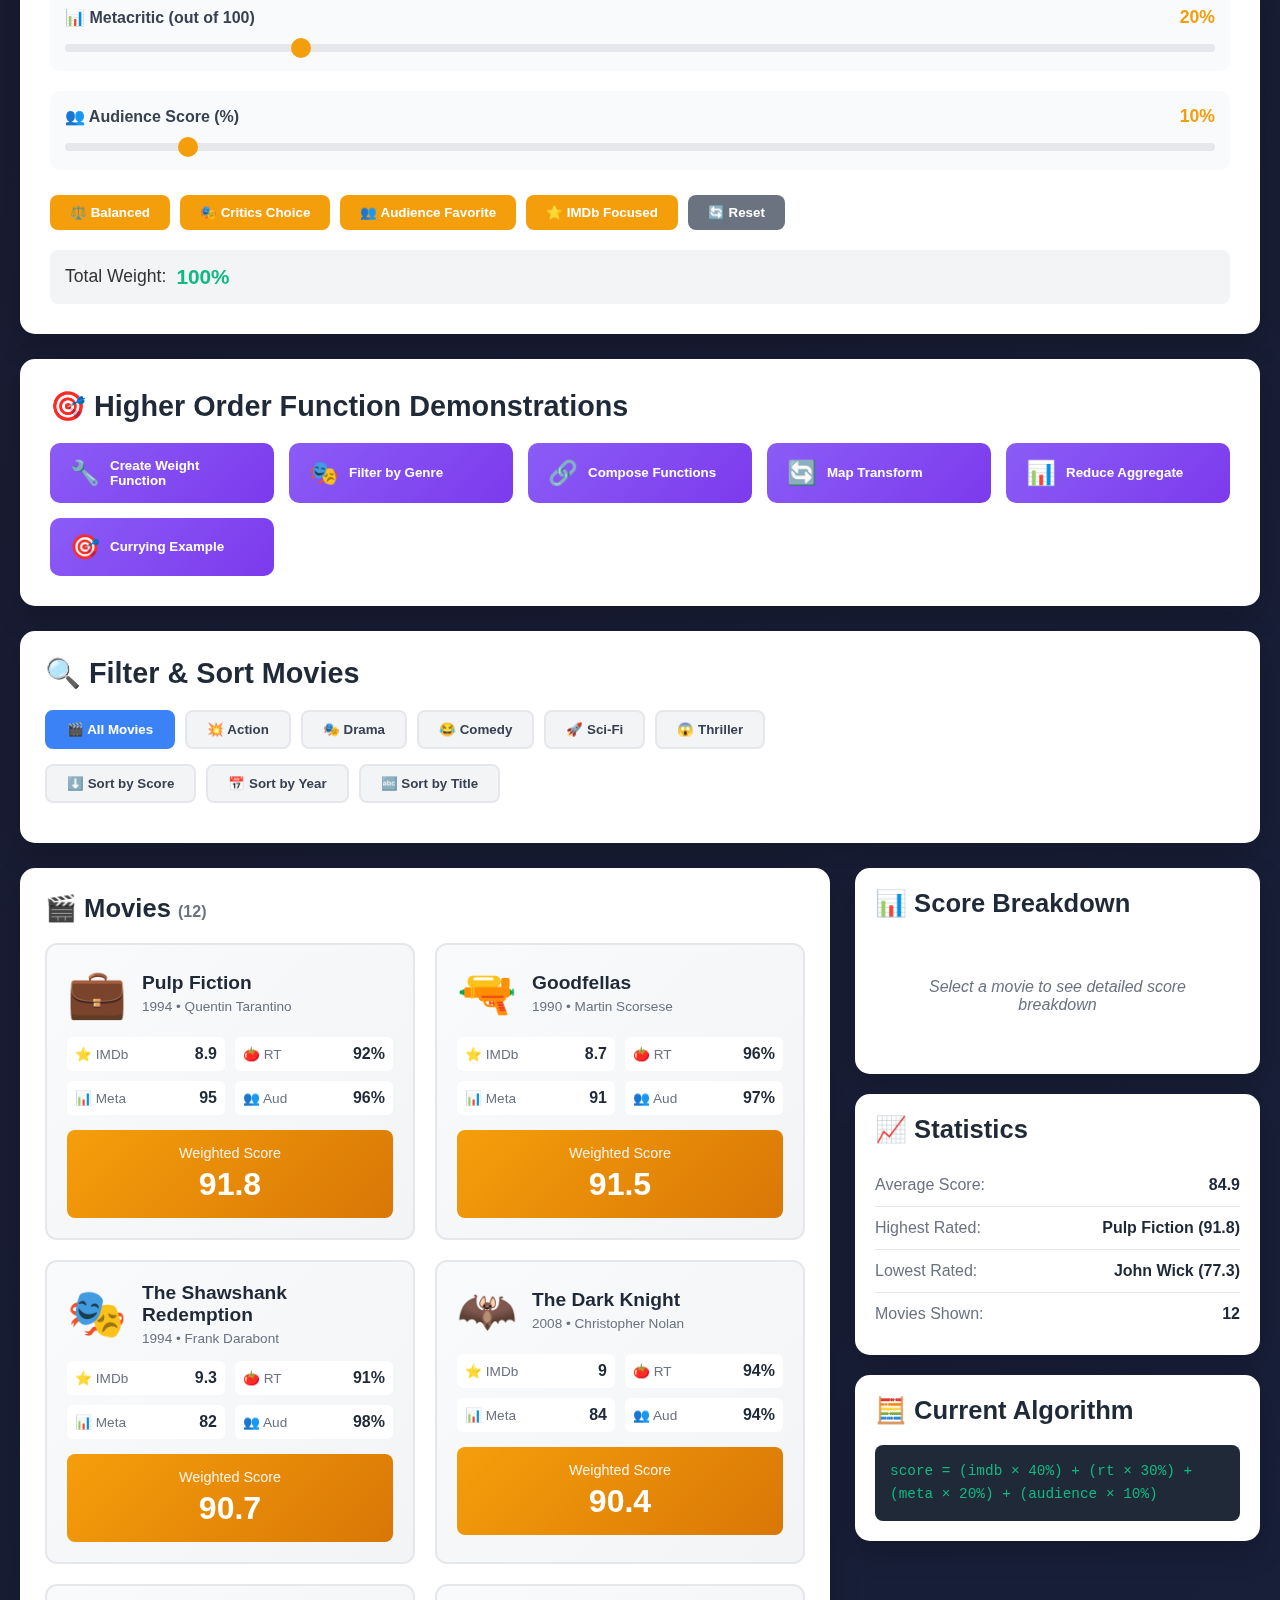
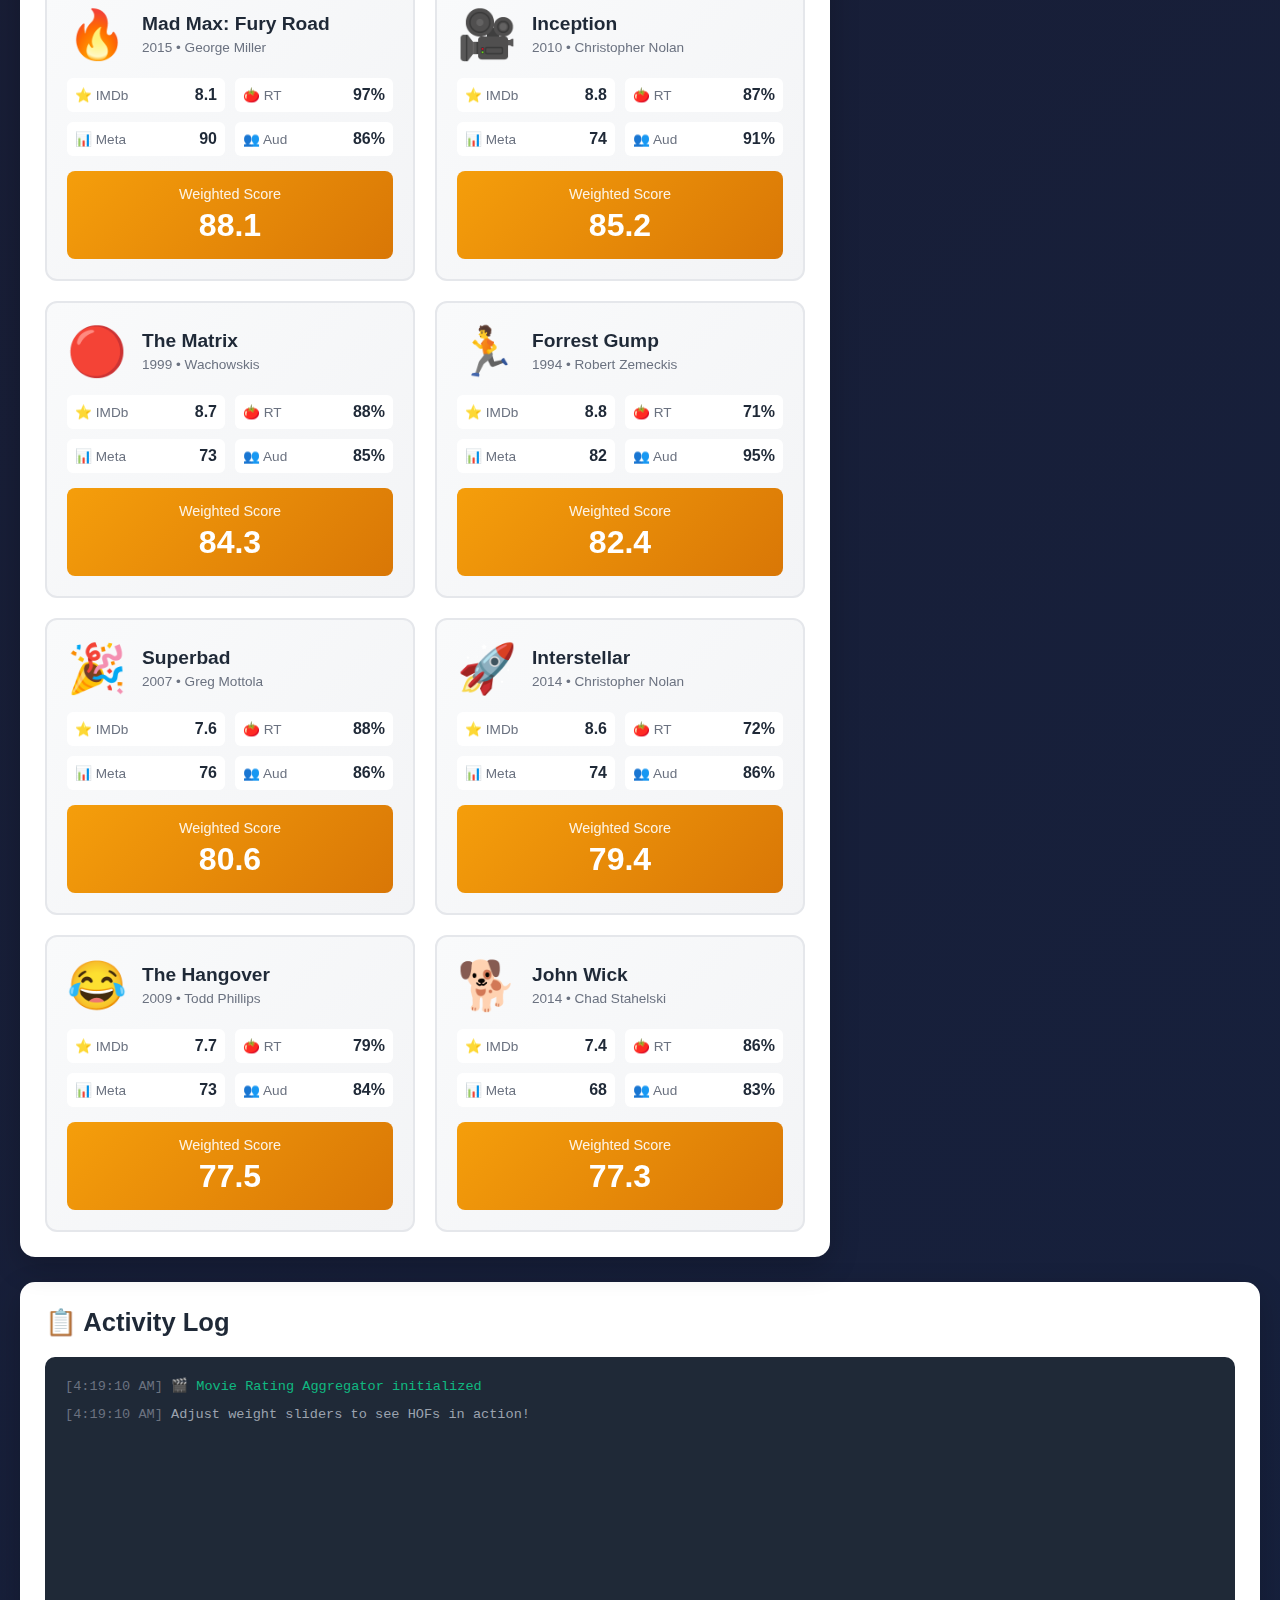
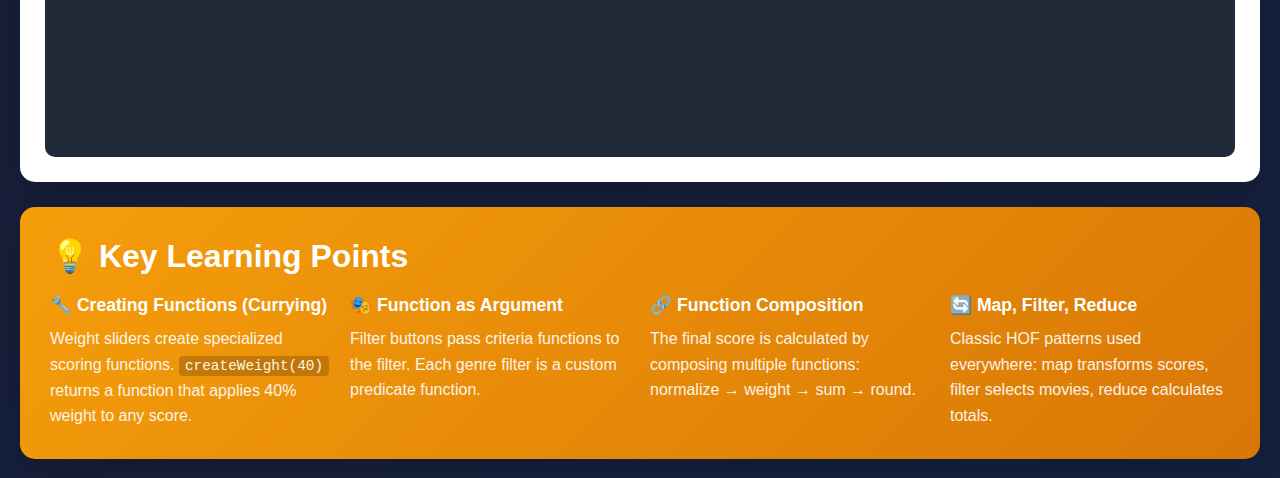
<file: Movie Rating Aggregator - Higher Order Functions/index.html>
<!DOCTYPE html>
<html lang="en">
  <head>
    <meta charset="UTF-8" />
    <meta name="viewport" content="width=device-width, initial-scale=1.0" />
    <title>🎬 Movie Rating Aggregator - Higher Order Functions</title>
    <link rel="stylesheet" href="styles.css" />
  </head>
  <body>
    <div class="container">
      <!-- Theory Section -->
      <div class="theory-section">
        <h1 class="theory-title">📚 Understanding Higher Order Functions</h1>

        <div class="theory-grid">
          <div class="theory-card">
            <div class="theory-icon">🎯</div>
            <h3>What is a Higher Order Function?</h3>
            <p>
              A function that either
              <strong>takes another function as an argument</strong> or
              <strong>returns a function as output</strong> (or both!).
            </p>
            <div class="code-snippet">
              <code
                >// Takes function as argument const process = (fn, value) =>
                fn(value); // Returns function const multiplier = (x) => (y) =>
                x * y;</code
              >
            </div>
            <p class="theory-note">
              Think of it as a "function factory" or "function transformer"
            </p>
          </div>

          <div class="theory-card">
            <div class="theory-icon">💡</div>
            <h3>Why Use HOFs?</h3>
            <ul class="theory-points">
              <li>
                <strong>Reusability</strong> - Create custom functions from
                generic ones
              </li>
              <li>
                <strong>Composition</strong> - Combine simple functions into
                complex ones
              </li>
              <li>
                <strong>Abstraction</strong> - Hide implementation details
              </li>
              <li>
                <strong>Cleaner Code</strong> - More readable and maintainable
              </li>
            </ul>
          </div>

          <div class="theory-card">
            <div class="theory-icon">🔧</div>
            <h3>Common HOF Patterns</h3>
            <div class="pattern-list">
              <div class="pattern-item">
                <span class="pattern-name">Currying</span>
                <code>const add = (a) => (b) => a + b;</code>
              </div>
              <div class="pattern-item">
                <span class="pattern-name">Composition</span>
                <code>compose(fn1, fn2, fn3)</code>
              </div>
              <div class="pattern-item">
                <span class="pattern-name">Callbacks</span>
                <code>array.map(callback)</code>
              </div>
              <div class="pattern-item">
                <span class="pattern-name">Decorators</span>
                <code>const enhanced = wrap(fn)</code>
              </div>
            </div>
          </div>

          <div class="theory-card">
            <div class="theory-icon">🎬</div>
            <h3>The Movie Rating Analogy</h3>
            <p>In our demo, HOFs help us:</p>
            <ul class="theory-points">
              <li>
                <strong>Create weights</strong> - Function returns customized
                scoring function
              </li>
              <li>
                <strong>Filter movies</strong> - Function takes criteria,
                returns filter
              </li>
              <li>
                <strong>Compose algorithms</strong> - Combine multiple scoring
                steps
              </li>
              <li>
                <strong>Transform ratings</strong> - Map scores through
                functions
              </li>
            </ul>
          </div>
        </div>
      </div>

      <!-- Header -->
      <div class="header">
        <h1>🎬 Movie Rating Aggregator</h1>
        <p>Build Custom Scoring Algorithms Using Higher Order Functions!</p>
        <div class="badge">
          Adjust weights, filter movies, and compose scoring functions in
          real-time
        </div>
      </div>

      <!-- Scoring Algorithm Builder -->
      <div class="algorithm-builder">
        <h2>🎛️ Scoring Algorithm Builder</h2>
        <p class="builder-desc">
          Adjust the weight of each rating source. Each slider is a curried HOF!
        </p>

        <div class="weight-controls">
          <div class="weight-control">
            <div class="weight-header">
              <span class="weight-label">⭐ IMDb (out of 10)</span>
              <span class="weight-value" id="imdb-weight-value">40%</span>
            </div>
            <input
              type="range"
              id="imdb-weight"
              class="weight-slider"
              min="0"
              max="100"
              value="40"
              oninput="updateWeight('imdb', this.value)"
            />
          </div>

          <div class="weight-control">
            <div class="weight-header">
              <span class="weight-label">🍅 Rotten Tomatoes (%)</span>
              <span class="weight-value" id="rt-weight-value">30%</span>
            </div>
            <input
              type="range"
              id="rt-weight"
              class="weight-slider"
              min="0"
              max="100"
              value="30"
              oninput="updateWeight('rt', this.value)"
            />
          </div>

          <div class="weight-control">
            <div class="weight-header">
              <span class="weight-label">📊 Metacritic (out of 100)</span>
              <span class="weight-value" id="meta-weight-value">20%</span>
            </div>
            <input
              type="range"
              id="meta-weight"
              class="weight-slider"
              min="0"
              max="100"
              value="20"
              oninput="updateWeight('meta', this.value)"
            />
          </div>

          <div class="weight-control">
            <div class="weight-header">
              <span class="weight-label">👥 Audience Score (%)</span>
              <span class="weight-value" id="audience-weight-value">10%</span>
            </div>
            <input
              type="range"
              id="audience-weight"
              class="weight-slider"
              min="0"
              max="100"
              value="10"
              oninput="updateWeight('audience', this.value)"
            />
          </div>
        </div>

        <div class="preset-buttons">
          <button class="btn-preset" onclick="applyPreset('balanced')">
            ⚖️ Balanced
          </button>
          <button class="btn-preset" onclick="applyPreset('critics')">
            🎭 Critics Choice
          </button>
          <button class="btn-preset" onclick="applyPreset('audience')">
            👥 Audience Favorite
          </button>
          <button class="btn-preset" onclick="applyPreset('imdb')">
            ⭐ IMDb Focused
          </button>
          <button class="btn-reset" onclick="resetWeights()">🔄 Reset</button>
        </div>

        <div class="weight-total">
          <span>Total Weight:</span>
          <span id="total-weight" class="total-value">100%</span>
          <span id="weight-warning" class="weight-warning" style="display: none"
            >⚠️ Should equal 100%</span
          >
        </div>
      </div>

      <!-- HOF Demonstrations -->
      <div class="hof-demos">
        <h2>🎯 Higher Order Function Demonstrations</h2>
        <div class="demo-buttons">
          <button class="btn-demo" onclick="demoCreateWeight()">
            <span class="demo-icon">🔧</span>
            <span class="demo-text">Create Weight Function</span>
          </button>
          <button class="btn-demo" onclick="demoFilterGenre()">
            <span class="demo-icon">🎭</span>
            <span class="demo-text">Filter by Genre</span>
          </button>
          <button class="btn-demo" onclick="demoCompose()">
            <span class="demo-icon">🔗</span>
            <span class="demo-text">Compose Functions</span>
          </button>
          <button class="btn-demo" onclick="demoMap()">
            <span class="demo-icon">🔄</span>
            <span class="demo-text">Map Transform</span>
          </button>
          <button class="btn-demo" onclick="demoReduce()">
            <span class="demo-icon">📊</span>
            <span class="demo-text">Reduce Aggregate</span>
          </button>
          <button class="btn-demo" onclick="demoCurry()">
            <span class="demo-icon">🎯</span>
            <span class="demo-text">Currying Example</span>
          </button>
        </div>
      </div>

      <!-- Filter Controls -->
      <div class="filter-controls">
        <h2>🔍 Filter & Sort Movies</h2>
        <div class="filter-buttons">
          <button class="btn-filter active" onclick="filterMovies('all')">
            🎬 All Movies
          </button>
          <button class="btn-filter" onclick="filterMovies('action')">
            💥 Action
          </button>
          <button class="btn-filter" onclick="filterMovies('drama')">
            🎭 Drama
          </button>
          <button class="btn-filter" onclick="filterMovies('comedy')">
            😂 Comedy
          </button>
          <button class="btn-filter" onclick="filterMovies('scifi')">
            🚀 Sci-Fi
          </button>
          <button class="btn-filter" onclick="filterMovies('thriller')">
            😱 Thriller
          </button>
        </div>
        <div class="sort-buttons">
          <button class="btn-sort" onclick="sortMovies('score')">
            ⬇️ Sort by Score
          </button>
          <button class="btn-sort" onclick="sortMovies('year')">
            📅 Sort by Year
          </button>
          <button class="btn-sort" onclick="sortMovies('title')">
            🔤 Sort by Title
          </button>
        </div>
      </div>

      <!-- Main Content -->
      <div class="main-content">
        <!-- Movie Grid -->
        <div class="movie-section">
          <h2 class="section-title">
            🎬 Movies <span id="movie-count">(12)</span>
          </h2>
          <div class="movie-grid" id="movie-grid">
            <!-- Movies will be inserted here by JavaScript -->
          </div>
        </div>

        <!-- Sidebar -->
        <div class="sidebar">
          <!-- Score Breakdown -->
          <div class="score-breakdown">
            <h2 class="section-title">📊 Score Breakdown</h2>
            <div id="breakdown-content">
              <p class="breakdown-placeholder">
                Select a movie to see detailed score breakdown
              </p>
            </div>
          </div>

          <!-- Statistics -->
          <div class="statistics">
            <h2 class="section-title">📈 Statistics</h2>
            <div class="stat-item">
              <span class="stat-label">Average Score:</span>
              <span class="stat-value" id="avg-score">0</span>
            </div>
            <div class="stat-item">
              <span class="stat-label">Highest Rated:</span>
              <span class="stat-value" id="highest-rated">-</span>
            </div>
            <div class="stat-item">
              <span class="stat-label">Lowest Rated:</span>
              <span class="stat-value" id="lowest-rated">-</span>
            </div>
            <div class="stat-item">
              <span class="stat-label">Movies Shown:</span>
              <span class="stat-value" id="movies-shown">12</span>
            </div>
          </div>

          <!-- Current Algorithm -->
          <div class="current-algorithm">
            <h2 class="section-title">🧮 Current Algorithm</h2>
            <div class="algorithm-formula" id="algorithm-formula">
              <code
                >score = (imdb × 40%) + (rt × 30%) + (meta × 20%) + (audience ×
                10%)</code
              >
            </div>
          </div>
        </div>
      </div>

      <!-- Activity Log -->
      <div class="activity-log">
        <h2 class="section-title">📋 Activity Log</h2>
        <div class="log-container" id="log-container">
          <div class="log-empty">
            Adjust weights or click demo buttons to see HOFs in action...
          </div>
        </div>
      </div>

      <!-- Learning Footer -->
      <div class="learning-footer">
        <h3>💡 Key Learning Points</h3>
        <div class="learning-grid">
          <div class="learning-item">
            <h4>🔧 Creating Functions (Currying)</h4>
            <p>
              Weight sliders create specialized scoring functions.
              <code>createWeight(40)</code> returns a function that applies 40%
              weight to any score.
            </p>
          </div>
          <div class="learning-item">
            <h4>🎭 Function as Argument</h4>
            <p>
              Filter buttons pass criteria functions to the filter. Each genre
              filter is a custom predicate function.
            </p>
          </div>
          <div class="learning-item">
            <h4>🔗 Function Composition</h4>
            <p>
              The final score is calculated by composing multiple functions:
              normalize → weight → sum → round.
            </p>
          </div>
          <div class="learning-item">
            <h4>🔄 Map, Filter, Reduce</h4>
            <p>
              Classic HOF patterns used everywhere: map transforms scores,
              filter selects movies, reduce calculates totals.
            </p>
          </div>
        </div>
      </div>
    </div>

    <script src="script.js"></script>
  </body>
</html>
</file>
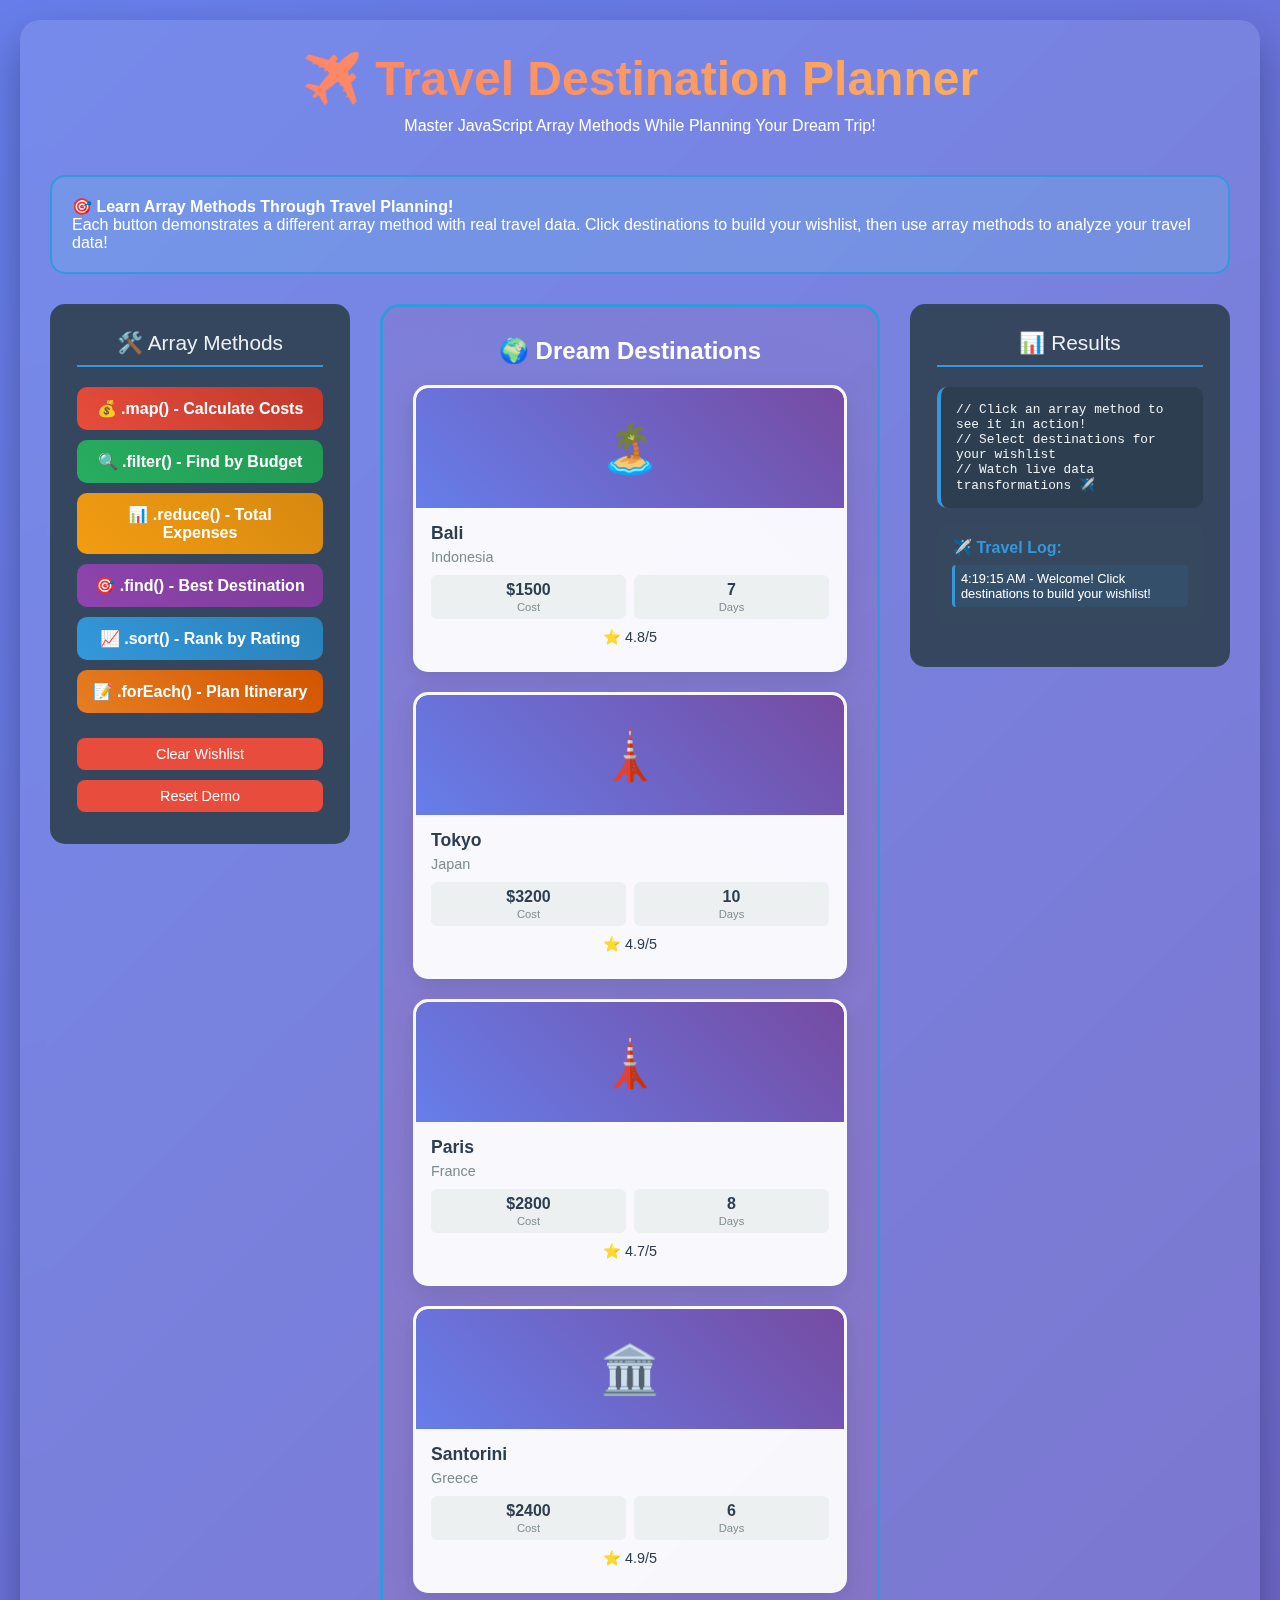
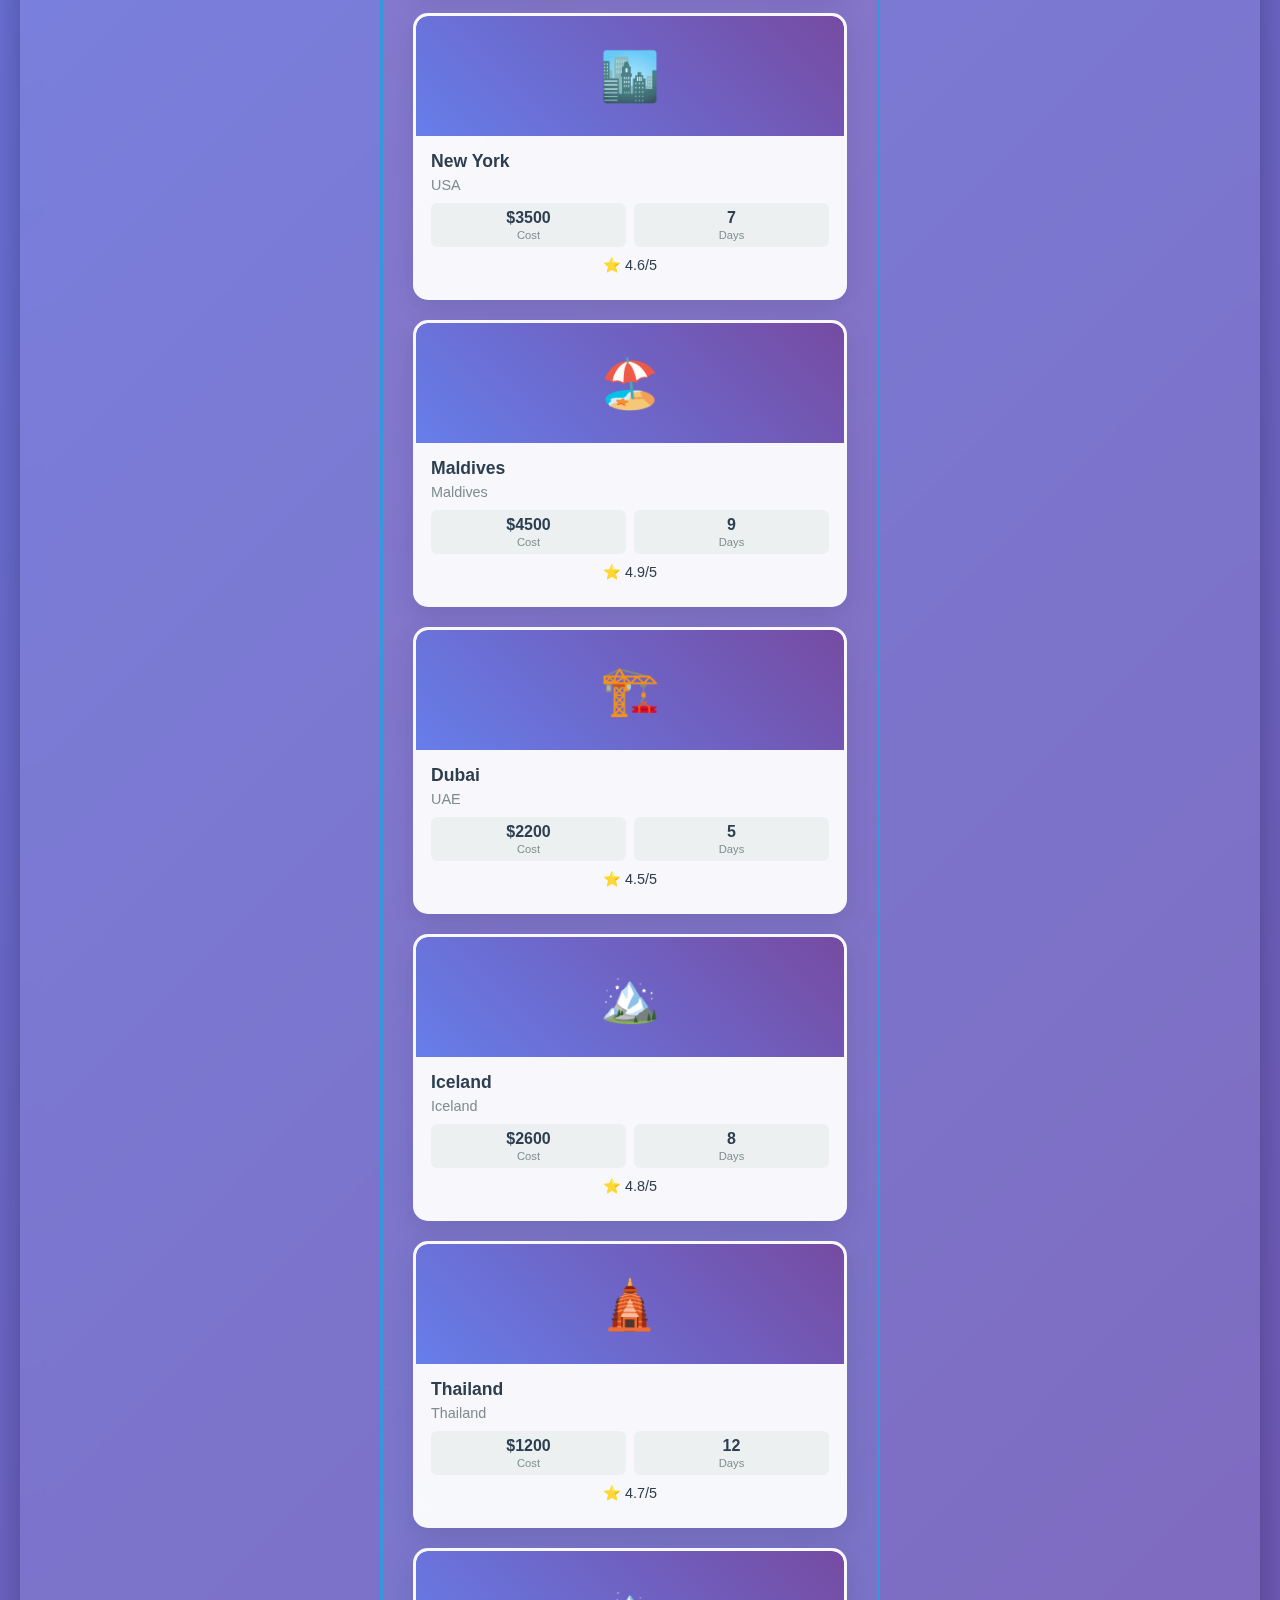
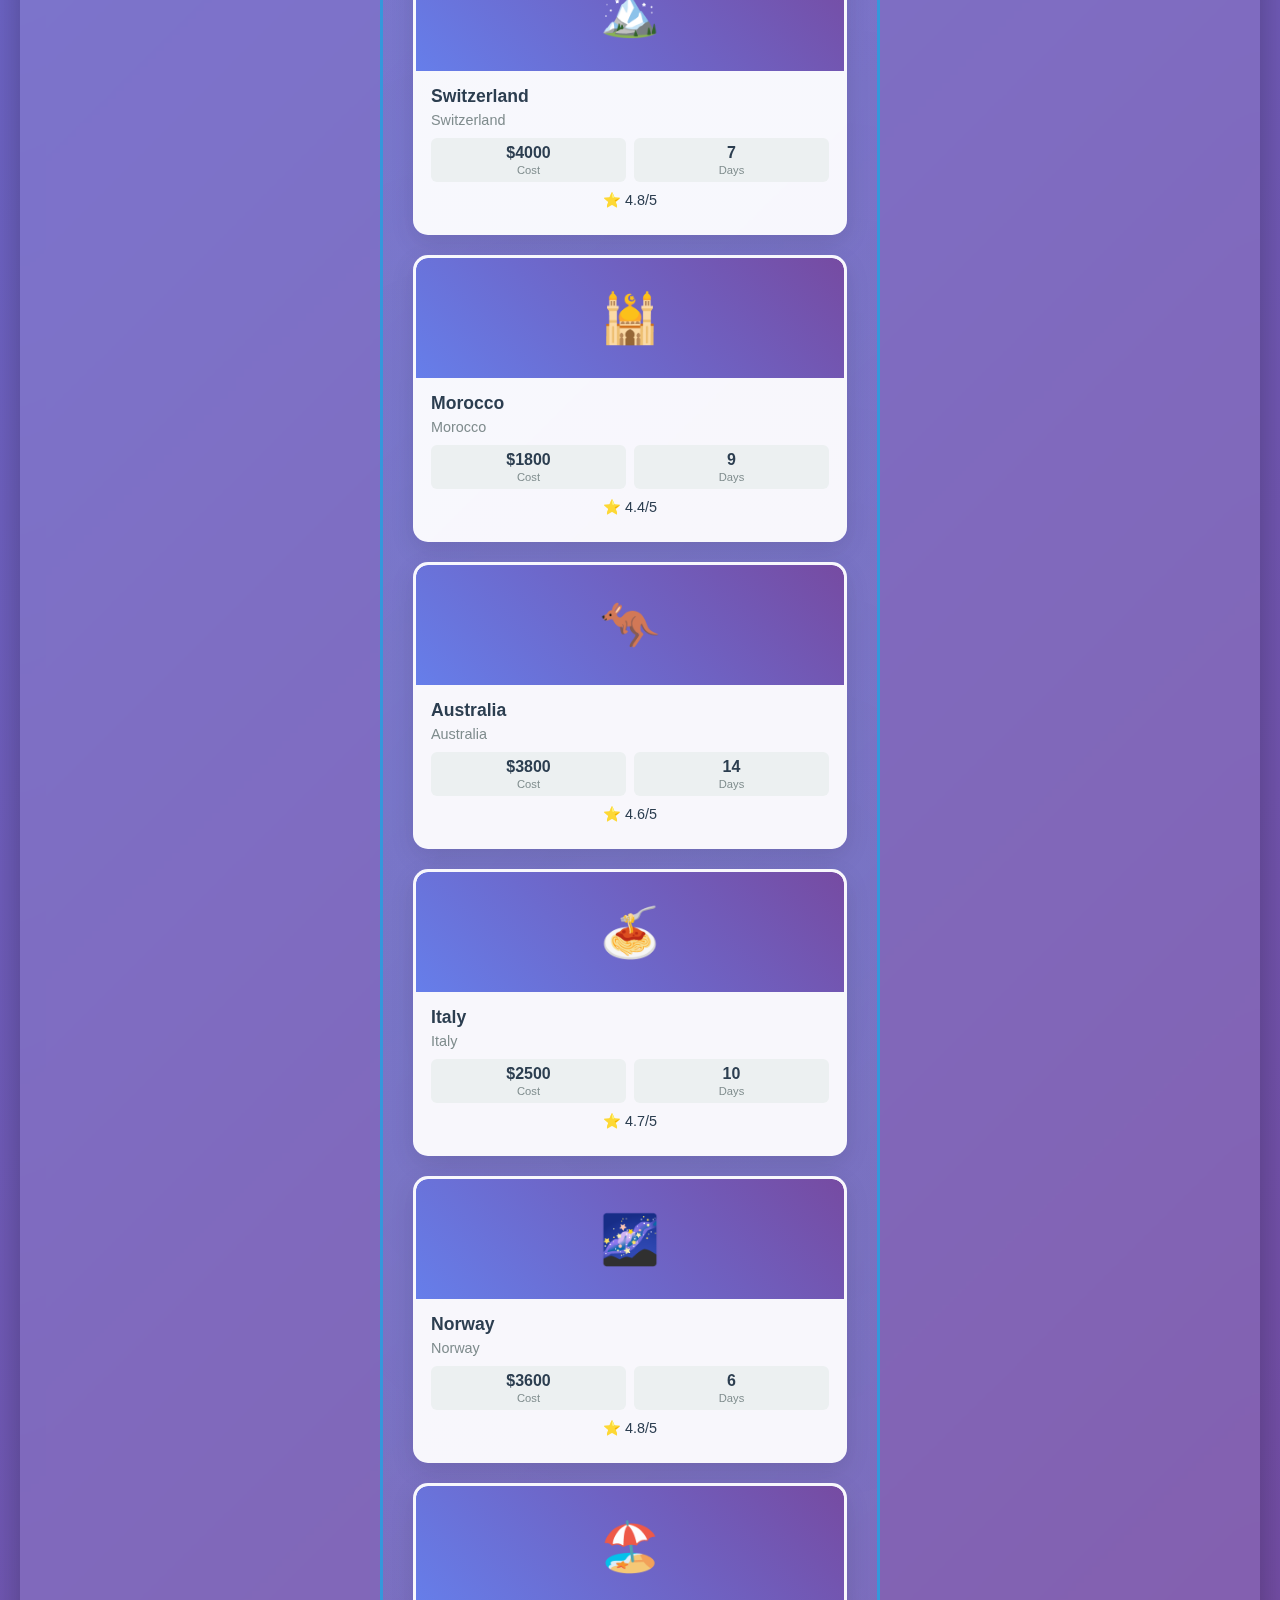
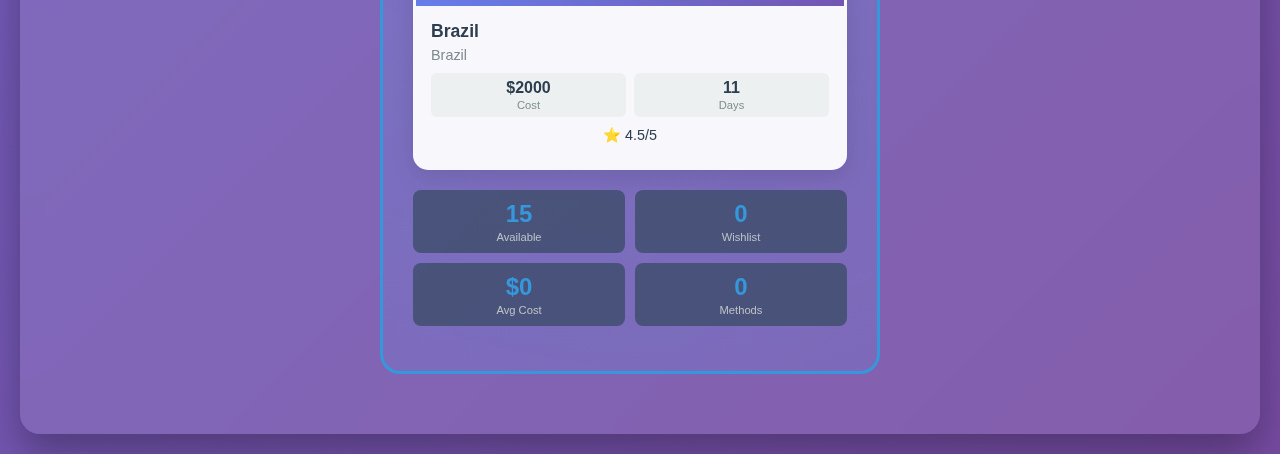
<file: Travel Destination Planner - Array Methods Demo/index.html>
<!DOCTYPE html>
<html lang="en">
  <head>
    <meta charset="UTF-8" />
    <meta name="viewport" content="width=device-width, initial-scale=1.0" />
    <title>Travel Destination Planner - Array Methods</title>
    <link rel="stylesheet" href="style.css" />
  </head>
  <body>
    <div class="container">
      <div class="header">
        <h1>✈️ Travel Destination Planner</h1>
        <p>Master JavaScript Array Methods While Planning Your Dream Trip!</p>
      </div>

      <div class="explanation">
        <strong>🎯 Learn Array Methods Through Travel Planning!</strong><br />
        Each button demonstrates a different array method with real travel data.
        Click destinations to build your wishlist, then use array methods to
        analyze your travel data!
      </div>

      <div class="game-area">
        <div class="control-panel">
          <div class="panel-title">🛠️ Array Methods</div>

          <button class="method-button map" onclick="demonstrateMap()">
            💰 .map() - Calculate Costs
          </button>

          <button class="method-button filter" onclick="demonstrateFilter()">
            🔍 .filter() - Find by Budget
          </button>

          <button class="method-button reduce" onclick="demonstrateReduce()">
            📊 .reduce() - Total Expenses
          </button>

          <button class="method-button find" onclick="demonstrateFind()">
            🎯 .find() - Best Destination
          </button>

          <button class="method-button sort" onclick="demonstrateSort()">
            📈 .sort() - Rank by Rating
          </button>

          <button class="method-button forEach" onclick="demonstrateForEach()">
            📝 .forEach() - Plan Itinerary
          </button>

          <div style="margin-top: 20px">
            <button class="clear-btn" onclick="clearWishlist()">
              Clear Wishlist
            </button>
            <button class="clear-btn" onclick="resetDemo()">Reset Demo</button>
          </div>
        </div>

        <div class="travel-arena">
          <h2 style="text-align: center; margin-bottom: 20px">
            🌍 Dream Destinations
          </h2>
          <div id="destinationGrid" class="destination-grid">
            <!-- Destinations will be loaded here -->
          </div>

          <div class="stats-overview">
            <div class="overview-card">
              <div class="overview-number" id="totalDestinations">15</div>
              <div class="overview-label">Available</div>
            </div>
            <div class="overview-card">
              <div class="overview-number" id="wishlistCount">0</div>
              <div class="overview-label">Wishlist</div>
            </div>
            <div class="overview-card">
              <div class="overview-number" id="averageCost">$0</div>
              <div class="overview-label">Avg Cost</div>
            </div>
            <div class="overview-card">
              <div class="overview-number" id="methodsUsed">0</div>
              <div class="overview-label">Methods</div>
            </div>
          </div>
        </div>

        <div class="results-panel">
          <div class="panel-title">📊 Results</div>

          <div class="method-display" id="codeDisplay">
            // Click an array method to see it in action!<br />
            // Select destinations for your wishlist<br />
            // Watch live data transformations ✈️
          </div>

          <div class="travel-log" id="travelLog">
            <div style="font-weight: bold; margin-bottom: 8px; color: #3498db">
              ✈️ Travel Log:
            </div>
          </div>
        </div>
      </div>
    </div>

    <script src="script.js"></script>
  </body>
</html>
</file>
<file: Car Wash Promises & Async Await/styles.css>
* {
  margin: 0;
  padding: 0;
  box-sizing: border-box;
}

body {
  font-family: "Segoe UI", Tahoma, Geneva, Verdana, sans-serif;
  background: linear-gradient(135deg, #667eea 0%, #764ba2 100%);
  min-height: 100vh;
  padding: 20px;
}

.container {
  max-width: 1400px;
  margin: 0 auto;
}

/* Theory Section */
.theory-section {
  background: white;
  border-radius: 20px;
  padding: 40px;
  margin-bottom: 30px;
  box-shadow: 0 20px 60px rgba(0, 0, 0, 0.3);
}

.theory-title {
  text-align: center;
  color: #1f2937;
  font-size: 2.5rem;
  margin-bottom: 30px;
  text-shadow: 2px 2px 4px rgba(0, 0, 0, 0.1);
}

.theory-grid {
  display: grid;
  grid-template-columns: repeat(auto-fit, minmax(280px, 1fr));
  gap: 25px;
}

.theory-card {
  background: linear-gradient(135deg, #f9fafb 0%, #f3f4f6 100%);
  border-radius: 15px;
  padding: 25px;
  border: 2px solid #e5e7eb;
  transition: all 0.3s;
}

.theory-card:hover {
  transform: translateY(-5px);
  box-shadow: 0 10px 30px rgba(0, 0, 0, 0.15);
  border-color: #8b5cf6;
}

.theory-icon {
  font-size: 3rem;
  text-align: center;
  margin-bottom: 15px;
}

.theory-card h3 {
  color: #1f2937;
  font-size: 1.4rem;
  margin-bottom: 15px;
  text-align: center;
}

.theory-card p {
  color: #4b5563;
  line-height: 1.7;
  margin-bottom: 15px;
}

.code-snippet {
  background: #1f2937;
  border-radius: 8px;
  padding: 15px;
  margin: 15px 0;
  overflow-x: auto;
}

.code-snippet code {
  color: #10b981;
  font-family: "Courier New", monospace;
  font-size: 0.85rem;
  line-height: 1.6;
  white-space: pre;
}

.theory-states {
  display: flex;
  gap: 10px;
  justify-content: center;
  margin-top: 15px;
}

.state {
  padding: 8px 15px;
  border-radius: 20px;
  font-size: 0.85rem;
  font-weight: 600;
}

.state.pending {
  background: #fef3c7;
  color: #92400e;
}

.state.fulfilled {
  background: #d1fae5;
  color: #065f46;
}

.state.rejected {
  background: #fee2e2;
  color: #991b1b;
}

.theory-points {
  list-style: none;
  padding-left: 0;
}

.theory-points li {
  padding: 8px 0;
  color: #374151;
  position: relative;
  padding-left: 25px;
}

.theory-points li:before {
  content: "✓";
  position: absolute;
  left: 0;
  color: #10b981;
  font-weight: bold;
}

/* Header */
.header {
  text-align: center;
  color: white;
  margin-bottom: 30px;
}

.header h1 {
  font-size: 3rem;
  margin-bottom: 10px;
  text-shadow: 2px 2px 4px rgba(0, 0, 0, 0.3);
}

.header p {
  font-size: 1.2rem;
  opacity: 0.95;
  margin-bottom: 15px;
}

.header .badge {
  display: inline-block;
  background: rgba(255, 255, 255, 0.2);
  padding: 10px 20px;
  border-radius: 25px;
  font-size: 0.9rem;
  backdrop-filter: blur(10px);
}

/* Control Panel */
.control-panel {
  background: white;
  border-radius: 15px;
  padding: 25px;
  margin-bottom: 25px;
  box-shadow: 0 10px 30px rgba(0, 0, 0, 0.2);
}

.control-panel h2 {
  color: #333;
  margin-bottom: 20px;
  font-size: 1.8rem;
}

.button-grid {
  display: grid;
  grid-template-columns: repeat(auto-fit, minmax(200px, 1fr));
  gap: 15px;
}

button {
  padding: 15px 20px;
  font-size: 1rem;
  font-weight: 600;
  border: none;
  border-radius: 10px;
  cursor: pointer;
  transition: all 0.3s;
  color: white;
  display: flex;
  align-items: center;
  justify-content: center;
  gap: 8px;
}

button:hover:not(:disabled) {
  transform: translateY(-2px);
  box-shadow: 0 5px 15px rgba(0, 0, 0, 0.3);
}

button:disabled {
  opacity: 0.5;
  cursor: not-allowed;
}

.btn-standard {
  background: #3b82f6;
}
.btn-express {
  background: #8b5cf6;
}
.btn-parallel {
  background: #10b981;
}
.btn-race {
  background: #f59e0b;
}
.btn-reset {
  background: #6b7280;
}

/* Car Wash Lanes */
.lanes-container {
  display: grid;
  grid-template-columns: repeat(auto-fit, minmax(300px, 1fr));
  gap: 20px;
  margin-bottom: 25px;
}

.lane {
  background: white;
  border-radius: 15px;
  padding: 20px;
  box-shadow: 0 10px 30px rgba(0, 0, 0, 0.2);
}

.lane-header {
  display: flex;
  justify-content: space-between;
  align-items: center;
  margin-bottom: 20px;
}

.lane-title {
  font-size: 1.5rem;
  font-weight: bold;
  color: #333;
}

.lane-status {
  padding: 5px 15px;
  border-radius: 20px;
  font-size: 0.75rem;
  font-weight: bold;
}

.status-waiting {
  background: #e5e7eb;
  color: #374151;
}
.status-washing {
  background: #dbeafe;
  color: #1e40af;
}
.status-complete {
  background: #d1fae5;
  color: #065f46;
}
.status-error {
  background: #fee2e2;
  color: #991b1b;
}

/* Car Display */
.car-display {
  background: linear-gradient(135deg, #f3f4f6 0%, #e5e7eb 100%);
  border-radius: 10px;
  padding: 40px;
  text-align: center;
  margin-bottom: 20px;
  position: relative;
  overflow: hidden;
  min-height: 150px;
  display: flex;
  align-items: center;
  justify-content: center;
}

.car-emoji {
  font-size: 5rem;
  position: relative;
  z-index: 2;
  animation: carBounce 2s infinite;
}

@keyframes carBounce {
  0%,
  100% {
    transform: translateY(0);
  }
  50% {
    transform: translateY(-10px);
  }
}

.stage-effect {
  position: absolute;
  font-size: 4rem;
  opacity: 0.2;
  animation: pulse 2s infinite;
}

@keyframes pulse {
  0%,
  100% {
    transform: scale(1);
    opacity: 0.2;
  }
  50% {
    transform: scale(1.2);
    opacity: 0.3;
  }
}

/* Progress */
.progress-section {
  margin-bottom: 15px;
}

.progress-info {
  display: flex;
  justify-content: space-between;
  margin-bottom: 8px;
  font-size: 0.9rem;
}

.progress-stage {
  font-weight: 600;
  color: #374151;
}

.progress-percent {
  font-weight: bold;
  color: #1f2937;
}

.progress-bar-container {
  width: 100%;
  height: 12px;
  background: #e5e7eb;
  border-radius: 10px;
  overflow: hidden;
}

.progress-bar {
  height: 100%;
  background: #3b82f6;
  border-radius: 10px;
  transition: width 0.3s ease;
}

.progress-bar.complete {
  background: #10b981;
}
.progress-bar.error {
  background: #ef4444;
}

.error-message {
  display: flex;
  align-items: center;
  gap: 8px;
  color: #dc2626;
  background: #fef2f2;
  padding: 10px;
  border-radius: 8px;
  font-size: 0.9rem;
  margin-top: 10px;
}

/* Bottom Section */
.bottom-section {
  display: grid;
  grid-template-columns: 2fr 1fr;
  gap: 25px;
}

.activity-log,
.stats-panel {
  background: white;
  border-radius: 15px;
  padding: 25px;
  box-shadow: 0 10px 30px rgba(0, 0, 0, 0.2);
}

.section-title {
  font-size: 1.8rem;
  font-weight: bold;
  color: #333;
  margin-bottom: 20px;
}

/* Activity Log */
.log-container {
  background: #1f2937;
  border-radius: 10px;
  padding: 20px;
  height: 400px;
  overflow-y: auto;
  font-family: "Courier New", monospace;
  font-size: 0.85rem;
}

.log-container::-webkit-scrollbar {
  width: 8px;
}

.log-container::-webkit-scrollbar-track {
  background: #374151;
  border-radius: 10px;
}

.log-container::-webkit-scrollbar-thumb {
  background: #6b7280;
  border-radius: 10px;
}

.log-empty {
  color: #6b7280;
  text-align: center;
  padding: 50px 20px;
}

.log-entry {
  margin-bottom: 8px;
  line-height: 1.5;
}

.log-timestamp {
  color: #6b7280;
}

.log-method {
  color: #c084fc;
  font-weight: bold;
}
.log-start {
  color: #22d3ee;
}
.log-info {
  color: #9ca3af;
}
.log-success {
  color: #4ade80;
}
.log-complete {
  color: #fbbf24;
  font-weight: bold;
}
.log-error {
  color: #f87171;
}

/* Stats */
.stats-grid {
  display: flex;
  flex-direction: column;
  gap: 20px;
}

.stat-item {
  display: flex;
  justify-content: space-between;
  align-items: center;
  padding: 15px;
  background: #f9fafb;
  border-radius: 10px;
}

.stat-label {
  color: #6b7280;
  font-size: 0.95rem;
}

.stat-value {
  font-size: 2rem;
  font-weight: bold;
  color: #3b82f6;
}

.methods-used {
  display: flex;
  flex-direction: column;
  gap: 8px;
  margin-top: 10px;
}

.method-badge {
  background: #ede9fe;
  color: #7c3aed;
  padding: 8px 12px;
  border-radius: 8px;
  font-size: 0.8rem;
}

/* Stages Info */
.stages-list {
  display: flex;
  flex-direction: column;
  gap: 12px;
  margin-top: 15px;
}

.stage-item {
  display: flex;
  align-items: center;
  gap: 10px;
  padding: 10px;
  background: #f9fafb;
  border-radius: 8px;
}

.stage-emoji {
  font-size: 2rem;
}

.stage-info {
  flex: 1;
}

.stage-name {
  font-weight: 600;
  color: #374151;
}

.stage-duration {
  font-size: 0.8rem;
  color: #6b7280;
}

/* Footer */
.learning-footer {
  background: linear-gradient(135deg, #3b82f6 0%, #8b5cf6 100%);
  border-radius: 15px;
  padding: 30px;
  margin-top: 25px;
  color: white;
  box-shadow: 0 10px 30px rgba(0, 0, 0, 0.2);
}

.learning-footer h3 {
  font-size: 2rem;
  margin-bottom: 20px;
}

.learning-grid {
  display: grid;
  grid-template-columns: repeat(auto-fit, minmax(250px, 1fr));
  gap: 20px;
}

.learning-item h4 {
  font-size: 1.1rem;
  margin-bottom: 10px;
}

.learning-item p {
  opacity: 0.9;
  line-height: 1.6;
}

/* Responsive */
@media (max-width: 768px) {
  .theory-title {
    font-size: 1.8rem;
  }
  .theory-grid {
    grid-template-columns: 1fr;
  }
  .header h1 {
    font-size: 2rem;
  }
  .header p {
    font-size: 1rem;
  }
  .bottom-section {
    grid-template-columns: 1fr;
  }
  .button-grid {
    grid-template-columns: 1fr;
  }
  .lanes-container {
    grid-template-columns: 1fr;
  }
}
</file>
<file: Closure/style.css>
body {
  font-family: "Arial", sans-serif;
  background: linear-gradient(135deg, #ff6b6b, #feca57);
  margin: 0;
  padding: 20px;
  min-height: 100vh;
}

.container {
  max-width: 1200px;
  margin: 0 auto;
  background: white;
  border-radius: 20px;
  box-shadow: 0 20px 40px rgba(0, 0, 0, 0.1);
  overflow: hidden;
}

.header {
  background: linear-gradient(45deg, #e74c3c, #c0392b);
  color: white;
  padding: 30px;
  text-align: center;
}

.header h1 {
  margin: 0;
  font-size: 2.5em;
  text-shadow: 2px 2px 4px rgba(0, 0, 0, 0.3);
}

.explanation {
  background: #fff3cd;
  padding: 20px;
  margin: 20px;
  border-radius: 10px;
  border-left: 5px solid #ffc107;
}

.pizza-shop {
  display: grid;
  grid-template-columns: repeat(auto-fit, minmax(350px, 1fr));
  gap: 20px;
  padding: 20px;
}

.chef-card {
  background: #f8f9fa;
  border: 3px solid #dee2e6;
  border-radius: 15px;
  padding: 20px;
  transition: transform 0.3s ease, box-shadow 0.3s ease;
}

.chef-card:hover {
  transform: translateY(-5px);
  box-shadow: 0 10px 25px rgba(0, 0, 0, 0.15);
}

.chef-header {
  text-align: center;
  margin-bottom: 20px;
}

.chef-avatar {
  font-size: 4em;
  margin: 10px 0;
}

.chef-name {
  font-size: 1.5em;
  font-weight: bold;
  color: #2c3e50;
  margin: 5px 0;
}

.chef-mood {
  padding: 5px 10px;
  background: #e8f5e8;
  border-radius: 15px;
  font-size: 0.9em;
  color: #27ae60;
  display: inline-block;
}

.toppings-section {
  margin: 20px 0;
}

.toppings-grid {
  display: grid;
  grid-template-columns: repeat(3, 1fr);
  gap: 8px;
  margin: 10px 0;
}

.topping-btn {
  padding: 8px;
  background: #fff;
  border: 2px solid #dee2e6;
  border-radius: 8px;
  cursor: pointer;
  text-align: center;
  font-size: 0.9em;
  transition: all 0.2s ease;
}

.topping-btn:hover {
  border-color: #007bff;
  background: #e7f3ff;
}

.topping-btn.selected {
  background: #007bff;
  color: white;
  border-color: #0056b3;
}

.action-buttons {
  display: flex;
  gap: 10px;
  margin: 15px 0;
}

.btn {
  padding: 10px 15px;
  border: none;
  border-radius: 8px;
  cursor: pointer;
  font-weight: bold;
  transition: background 0.2s ease;
  flex: 1;
}

.btn-primary {
  background: #007bff;
  color: white;
}

.btn-primary:hover {
  background: #0056b3;
}

.btn-success {
  background: #28a745;
  color: white;
}

.btn-success:hover {
  background: #1e7e34;
}

.btn-warning {
  background: #ffc107;
  color: #212529;
}

.btn-warning:hover {
  background: #e0a800;
}

.memory-section {
  background: #f1f3f4;
  border-radius: 8px;
  padding: 15px;
  margin: 15px 0;
}

.memory-title {
  font-weight: bold;
  color: #495057;
  margin-bottom: 10px;
}

.pizza-memory {
  background: white;
  padding: 10px;
  margin: 5px 0;
  border-radius: 5px;
  border-left: 4px solid #28a745;
  font-size: 0.9em;
}

.chef-stats {
  display: grid;
  grid-template-columns: 1fr 1fr;
  gap: 10px;
  margin: 15px 0;
}

.stat-item {
  background: white;
  padding: 10px;
  border-radius: 8px;
  text-align: center;
  border: 2px solid #e9ecef;
}

.stat-number {
  font-size: 1.5em;
  font-weight: bold;
  color: #007bff;
}

.stat-label {
  font-size: 0.8em;
  color: #6c757d;
}

.pizza-output {
  background: #fff;
  border: 2px solid #dee2e6;
  border-radius: 10px;
  padding: 15px;
  margin: 15px 0;
  min-height: 60px;
  display: flex;
  align-items: center;
  justify-content: center;
  font-size: 1.1em;
  text-align: center;
}

.closure-demo {
  background: #e8f4fd;
  padding: 20px;
  margin: 20px;
  border-radius: 10px;
  border-left: 5px solid #007bff;
}

.code-snippet {
  background: #2d3748;
  color: #e2e8f0;
  padding: 15px;
  border-radius: 8px;
  font-family: "Courier New", monospace;
  font-size: 0.9em;
  margin: 10px 0;
  overflow-x: auto;
}
</file>
<file: Conference Call Manager - this-call-apply-bind/styles.css>
* {
  margin: 0;
  padding: 0;
  box-sizing: border-box;
}

body {
  font-family: "Segoe UI", Tahoma, Geneva, Verdana, sans-serif;
  background: linear-gradient(135deg, #0f172a 0%, #1e293b 100%);
  min-height: 100vh;
  padding: 20px;
  color: #333;
}

.container {
  max-width: 1400px;
  margin: 0 auto;
}

/* Theory Section */
.theory-section {
  background: white;
  border-radius: 20px;
  padding: 40px;
  margin-bottom: 30px;
  box-shadow: 0 20px 60px rgba(0, 0, 0, 0.4);
}

.theory-title {
  text-align: center;
  color: #1f2937;
  font-size: 2.5rem;
  margin-bottom: 30px;
}

.theory-grid {
  display: grid;
  grid-template-columns: repeat(auto-fit, minmax(280px, 1fr));
  gap: 25px;
}

.theory-card {
  background: linear-gradient(135deg, #f9fafb 0%, #f3f4f6 100%);
  border-radius: 15px;
  padding: 25px;
  border: 2px solid #e5e7eb;
  transition: all 0.3s;
}

.theory-card:hover {
  transform: translateY(-5px);
  box-shadow: 0 10px 30px rgba(0, 0, 0, 0.15);
  border-color: #3b82f6;
}

.theory-icon {
  font-size: 3rem;
  text-align: center;
  margin-bottom: 15px;
}

.theory-card h3 {
  color: #1f2937;
  font-size: 1.3rem;
  margin-bottom: 15px;
}

.theory-card p {
  color: #4b5563;
  line-height: 1.7;
  margin-bottom: 15px;
}

.code-snippet {
  background: #1f2937;
  border-radius: 8px;
  padding: 15px;
  margin: 15px 0;
  overflow-x: auto;
}

.code-snippet code {
  color: #10b981;
  font-family: "Courier New", monospace;
  font-size: 0.85rem;
  line-height: 1.6;
  white-space: pre;
  display: block;
}

.theory-note {
  font-size: 0.9rem;
  font-style: italic;
  color: #6b7280;
  margin-top: 10px;
}

.theory-points {
  list-style: none;
  padding: 0;
  margin-top: 15px;
}

.theory-points li {
  padding: 8px 0;
  color: #374151;
  position: relative;
  padding-left: 25px;
}

.theory-points li:before {
  content: "✓";
  position: absolute;
  left: 0;
  color: #10b981;
  font-weight: bold;
}

/* Header */
.header {
  text-align: center;
  color: white;
  margin-bottom: 30px;
}

.header h1 {
  font-size: 3rem;
  margin-bottom: 10px;
  text-shadow: 2px 2px 4px rgba(0, 0, 0, 0.3);
}

.header p {
  font-size: 1.2rem;
  opacity: 0.95;
  margin-bottom: 15px;
}

.header .badge {
  display: inline-block;
  background: rgba(255, 255, 255, 0.2);
  padding: 10px 20px;
  border-radius: 25px;
  font-size: 0.9rem;
  backdrop-filter: blur(10px);
}

/* Conference Room */
.conference-room {
  background: white;
  border-radius: 15px;
  padding: 30px;
  margin-bottom: 25px;
  box-shadow: 0 10px 30px rgba(0, 0, 0, 0.3);
}

.conference-room h2 {
  color: #1f2937;
  font-size: 1.8rem;
  margin-bottom: 10px;
}

.room-desc {
  color: #6b7280;
  margin-bottom: 25px;
}

.speakers-grid {
  display: grid;
  grid-template-columns: repeat(auto-fit, minmax(250px, 1fr));
  gap: 20px;
  margin-bottom: 25px;
}

.speaker-card {
  background: linear-gradient(135deg, #f9fafb 0%, #f3f4f6 100%);
  border: 3px solid #e5e7eb;
  border-radius: 15px;
  padding: 25px;
  text-align: center;
  cursor: pointer;
  transition: all 0.3s;
  position: relative;
}

.speaker-card:hover {
  transform: translateY(-5px);
  box-shadow: 0 10px 20px rgba(0, 0, 0, 0.1);
  border-color: #3b82f6;
}

.speaker-card.active {
  border-color: #3b82f6;
  background: linear-gradient(135deg, #dbeafe 0%, #bfdbfe 100%);
  box-shadow: 0 0 0 4px rgba(59, 130, 246, 0.2);
}

.speaker-card.speaking {
  border-color: #10b981;
  background: linear-gradient(135deg, #d1fae5 0%, #a7f3d0 100%);
  animation: pulse-green 2s infinite;
}

@keyframes pulse-green {
  0%,
  100% {
    box-shadow: 0 0 0 0 rgba(16, 185, 129, 0.7);
  }
  50% {
    box-shadow: 0 0 0 10px rgba(16, 185, 129, 0);
  }
}

.speaker-avatar {
  font-size: 4rem;
  margin-bottom: 15px;
}

.speaker-name {
  font-size: 1.5rem;
  font-weight: bold;
  color: #1f2937;
  margin-bottom: 5px;
}

.speaker-role {
  font-size: 1rem;
  color: #3b82f6;
  font-weight: 600;
  margin-bottom: 3px;
}

.speaker-dept {
  font-size: 0.9rem;
  color: #6b7280;
  margin-bottom: 15px;
}

.microphone {
  font-size: 2rem;
  opacity: 0.2;
  transition: all 0.3s;
}

.speaker-card.speaking .microphone {
  opacity: 1;
  animation: mic-glow 1s infinite;
}

@keyframes mic-glow {
  0%,
  100% {
    transform: scale(1);
  }
  50% {
    transform: scale(1.2);
  }
}

.speaker-status {
  font-size: 0.85rem;
  padding: 5px 10px;
  border-radius: 12px;
  background: #f3f4f6;
  color: #6b7280;
  display: inline-block;
  margin-top: 10px;
}

.speaker-card.speaking .speaker-status {
  background: #10b981;
  color: white;
  font-weight: 600;
}

/* Context Display */
.context-display {
  background: linear-gradient(135deg, #3b82f6 0%, #2563eb 100%);
  padding: 20px;
  border-radius: 12px;
  display: flex;
  justify-content: center;
  align-items: center;
  gap: 15px;
  color: white;
}

.context-label {
  font-weight: 600;
  font-size: 1.1rem;
}

.context-value {
  font-size: 1.2rem;
}

.context-name {
  font-weight: bold;
  font-size: 1.4rem;
}

.context-role {
  opacity: 0.9;
  font-size: 1rem;
}

/* Method Demonstrations */
.method-demos {
  background: white;
  border-radius: 15px;
  padding: 30px;
  margin-bottom: 25px;
  box-shadow: 0 10px 30px rgba(0, 0, 0, 0.3);
}

.method-demos h2 {
  color: #1f2937;
  font-size: 1.8rem;
  margin-bottom: 20px;
}

.demo-grid {
  display: grid;
  grid-template-columns: repeat(auto-fit, minmax(200px, 1fr));
  gap: 15px;
}

.btn-demo {
  display: flex;
  flex-direction: column;
  align-items: center;
  gap: 8px;
  padding: 20px 15px;
  border: none;
  border-radius: 12px;
  font-weight: 600;
  cursor: pointer;
  transition: all 0.3s;
  color: white;
}

.btn-demo:hover {
  transform: translateY(-3px);
  box-shadow: 0 8px 20px rgba(0, 0, 0, 0.2);
}

.demo-icon {
  font-size: 2rem;
}

.demo-text {
  font-size: 1rem;
}

.demo-code {
  font-size: 0.75rem;
  opacity: 0.9;
  font-family: "Courier New", monospace;
}

.btn-normal {
  background: linear-gradient(135deg, #10b981 0%, #059669 100%);
}
.btn-call {
  background: linear-gradient(135deg, #3b82f6 0%, #2563eb 100%);
}
.btn-apply {
  background: linear-gradient(135deg, #8b5cf6 0%, #7c3aed 100%);
}
.btn-bind {
  background: linear-gradient(135deg, #f59e0b 0%, #d97706 100%);
}
.btn-arrow {
  background: linear-gradient(135deg, #06b6d4 0%, #0891b2 100%);
}
.btn-lost {
  background: linear-gradient(135deg, #ef4444 0%, #dc2626 100%);
}

/* Hotkey Section */
.hotkey-section {
  background: white;
  border-radius: 15px;
  padding: 30px;
  margin-bottom: 25px;
  box-shadow: 0 10px 30px rgba(0, 0, 0, 0.3);
}

.hotkey-section h2 {
  color: #1f2937;
  font-size: 1.8rem;
  margin-bottom: 10px;
}

.hotkey-desc {
  color: #6b7280;
  margin-bottom: 20px;
}

.hotkey-buttons {
  display: flex;
  gap: 15px;
  flex-wrap: wrap;
  min-height: 80px;
  align-items: center;
  justify-content: center;
  padding: 20px;
  background: #f9fafb;
  border-radius: 10px;
  margin-bottom: 20px;
}

.hotkey-placeholder {
  color: #9ca3af;
  font-style: italic;
  text-align: center;
}

.hotkey-btn {
  padding: 12px 24px;
  background: linear-gradient(135deg, #f59e0b 0%, #d97706 100%);
  color: white;
  border: none;
  border-radius: 8px;
  font-weight: 600;
  cursor: pointer;
  transition: all 0.3s;
  display: flex;
  flex-direction: column;
  align-items: center;
  gap: 5px;
}

.hotkey-btn:hover {
  transform: translateY(-2px);
  box-shadow: 0 5px 15px rgba(245, 158, 11, 0.4);
}

.hotkey-btn-label {
  font-size: 0.75rem;
  opacity: 0.9;
}

.btn-create-hotkey {
  width: 100%;
  padding: 15px;
  background: linear-gradient(135deg, #3b82f6 0%, #2563eb 100%);
  color: white;
  border: none;
  border-radius: 10px;
  font-size: 1rem;
  font-weight: 600;
  cursor: pointer;
  transition: all 0.3s;
}

.btn-create-hotkey:hover {
  transform: translateY(-2px);
  box-shadow: 0 5px 15px rgba(59, 130, 246, 0.4);
}

/* Main Content */
.main-content {
  display: grid;
  grid-template-columns: 2fr 1fr;
  gap: 25px;
  margin-bottom: 25px;
}

/* Transcript */
.transcript-section {
  background: white;
  border-radius: 15px;
  padding: 25px;
  box-shadow: 0 10px 30px rgba(0, 0, 0, 0.3);
}

.section-title {
  color: #1f2937;
  font-size: 1.6rem;
  margin-bottom: 20px;
}

.transcript-container {
  background: #1f2937;
  border-radius: 10px;
  padding: 20px;
  height: 500px;
  overflow-y: auto;
  font-family: "Courier New", monospace;
  font-size: 0.9rem;
}

.transcript-container::-webkit-scrollbar {
  width: 8px;
}

.transcript-container::-webkit-scrollbar-track {
  background: #374151;
  border-radius: 10px;
}

.transcript-container::-webkit-scrollbar-thumb {
  background: #6b7280;
  border-radius: 10px;
}

.transcript-empty {
  color: #6b7280;
  text-align: center;
  padding: 50px 20px;
}

.transcript-entry {
  margin-bottom: 12px;
  line-height: 1.6;
}

.transcript-time {
  color: #6b7280;
}

.transcript-normal {
  color: #10b981;
}
.transcript-call {
  color: #3b82f6;
}
.transcript-apply {
  color: #8b5cf6;
}
.transcript-bind {
  color: #f59e0b;
}
.transcript-arrow {
  color: #06b6d4;
}
.transcript-error {
  color: #ef4444;
}
.transcript-info {
  color: #9ca3af;
}

/* Sidebar */
.sidebar {
  display: flex;
  flex-direction: column;
  gap: 20px;
}

.context-tracker,
.quick-reference,
.statistics {
  background: white;
  border-radius: 15px;
  padding: 20px;
  box-shadow: 0 10px 30px rgba(0, 0, 0, 0.3);
}

.tracker-item,
.stat-item {
  display: flex;
  justify-content: space-between;
  padding: 12px 0;
  border-bottom: 1px solid #e5e7eb;
}

.tracker-item:last-child,
.stat-item:last-child {
  border-bottom: none;
}

.tracker-label,
.stat-label {
  color: #6b7280;
  font-size: 0.9rem;
}

.tracker-value,
.stat-value {
  font-weight: bold;
  color: #1f2937;
}

.reference-item {
  padding: 12px;
  background: #f9fafb;
  border-radius: 8px;
  margin-bottom: 10px;
}

.reference-item:last-child {
  margin-bottom: 0;
}

.reference-method {
  font-family: "Courier New", monospace;
  color: #3b82f6;
  font-weight: 600;
  margin-bottom: 5px;
  font-size: 0.85rem;
}

.reference-desc {
  color: #6b7280;
  font-size: 0.85rem;
}

/* Learning Footer */
.learning-footer {
  background: linear-gradient(135deg, #3b82f6 0%, #2563eb 100%);
  border-radius: 15px;
  padding: 30px;
  color: white;
  box-shadow: 0 10px 30px rgba(0, 0, 0, 0.3);
}

.learning-footer h3 {
  font-size: 2rem;
  margin-bottom: 20px;
}

.learning-grid {
  display: grid;
  grid-template-columns: repeat(auto-fit, minmax(250px, 1fr));
  gap: 20px;
}

.learning-item h4 {
  font-size: 1.1rem;
  margin-bottom: 10px;
}

.learning-item p {
  opacity: 0.9;
  line-height: 1.6;
}

/* Responsive */
@media (max-width: 1024px) {
  .main-content {
    grid-template-columns: 1fr;
  }
}

@media (max-width: 768px) {
  .theory-title {
    font-size: 1.8rem;
  }

  .theory-grid {
    grid-template-columns: 1fr;
  }

  .header h1 {
    font-size: 2rem;
  }

  .speakers-grid {
    grid-template-columns: 1fr;
  }

  .demo-grid {
    grid-template-columns: 1fr;
  }
}
</file>
<file: Debouncing/style.css>
body {
  font-family: Arial, sans-serif;
  padding: 20px;
  max-width: 800px;
  margin: 0 auto;
}

input {
  width: 100%;
  padding: 12px;
  font-size: 16px;
  border: 2px solid #ddd;
  border-radius: 5px;
  margin: 20px 0;
  box-sizing: border-box;
}

.output {
  background: #f5f5f5;
  padding: 15px;
  border-radius: 5px;
  margin: 20px 0;
  max-height: 300px;
  overflow-y: auto;
  font-family: "Courier New", monospace;
  font-size: 14px;
}

.counter {
  font-weight: bold;
  color: #333;
  margin: 10px 0;
  font-size: 18px;
}

.comparison {
  display: grid;
  grid-template-columns: 1fr 1fr;
  gap: 20px;
  margin: 20px 0;
}

.section {
  border: 1px solid #ddd;
  padding: 15px;
  border-radius: 5px;
  background: white;
}

h3 {
  margin-top: 0;
  color: #555;
}

.search-demo {
  background: #e8f4fd;
  padding: 20px;
  border-radius: 8px;
  margin: 20px 0;
  border-left: 4px solid #007bff;
}

.api-call {
  background: #fff3cd;
  padding: 8px 12px;
  border-radius: 4px;
  margin: 5px 0;
  border-left: 3px solid #ffc107;
}

.clear-btn {
  padding: 10px 20px;
  background: #007bff;
  color: white;
  border: none;
  border-radius: 5px;
  cursor: pointer;
  margin: 10px 5px 10px 0;
  font-size: 14px;
}

.clear-btn:hover {
  background: #0056b3;
}

.explanation {
  background: #f8f9fa;
  padding: 15px;
  border-radius: 5px;
  margin: 20px 0;
  border-left: 4px solid #28a745;
}

.status {
  font-weight: bold;
  color: #007bff;
  margin: 5px 0;
}
</file>
<file: Event Delegation/style.css>
* {
  margin: 0;
  padding: 0;
  box-sizing: border-box;
}

body {
  background: linear-gradient(135deg, #0c0c0c 0%, #1a1a2e 50%, #16213e 100%);
  color: white;
  font-family: "Arial", sans-serif;
  overflow: hidden;
  height: 100vh;
}

.container {
  height: 100vh;
  position: relative;
  cursor: crosshair;
}

.header {
  position: absolute;
  top: 0;
  left: 0;
  right: 0;
  background: rgba(0, 0, 0, 0.8);
  padding: 20px;
  text-align: center;
  z-index: 1000;
  backdrop-filter: blur(10px);
}

.header h1 {
  font-size: 2.5em;
  margin-bottom: 10px;
  background: linear-gradient(45deg, #ff6b6b, #feca57, #48dbfb, #ff9ff3);
  background-size: 400% 400%;
  -webkit-background-clip: text;
  -webkit-text-fill-color: transparent;
  background-clip: text;
  animation: gradientShift 3s ease-in-out infinite;
}

@keyframes gradientShift {
  0%,
  100% {
    background-position: 0% 50%;
  }
  50% {
    background-position: 100% 50%;
  }
}

.subtitle {
  font-size: 1.2em;
  color: #ecf0f1;
  margin-bottom: 15px;
}

.explanation {
  max-width: 800px;
  margin: 0 auto;
  background: rgba(52, 152, 219, 0.1);
  border: 2px solid #3498db;
  border-radius: 10px;
  padding: 15px;
  backdrop-filter: blur(10px);
}

.firework-area {
  position: absolute;
  top: 0;
  left: 0;
  width: 100%;
  height: 100%;
  background: radial-gradient(
      circle at 20% 30%,
      rgba(74, 144, 226, 0.1) 0%,
      transparent 50%
    ),
    radial-gradient(
      circle at 80% 70%,
      rgba(245, 166, 35, 0.05) 0%,
      transparent 50%
    ),
    radial-gradient(
      circle at 50% 50%,
      rgba(126, 87, 194, 0.03) 0%,
      transparent 70%
    );
}

.stats-panel {
  position: absolute;
  bottom: 20px;
  left: 20px;
  background: rgba(44, 62, 80, 0.9);
  border-radius: 15px;
  padding: 20px;
  backdrop-filter: blur(10px);
  border: 2px solid #34495e;
  min-width: 300px;
}

.stats-title {
  font-size: 1.2em;
  margin-bottom: 15px;
  color: #ecf0f1;
  text-align: center;
}

.stat-item {
  display: flex;
  justify-content: space-between;
  align-items: center;
  padding: 8px;
  margin: 5px 0;
  background: rgba(52, 73, 94, 0.7);
  border-radius: 8px;
}

.stat-value {
  font-weight: bold;
  color: #2ecc71;
}

.listener-count {
  position: absolute;
  top: 20px;
  right: 20px;
  background: rgba(231, 76, 60, 0.9);
  padding: 20px;
  border-radius: 15px;
  font-weight: bold;
  z-index: 1000;
  backdrop-filter: blur(10px);
  border: 2px solid #c0392b;
  text-align: center;
  min-width: 200px;
}

.listener-number {
  font-size: 3em;
  color: #fff;
  text-shadow: 2px 2px 4px rgba(0, 0, 0, 0.5);
}

.firework {
  position: absolute;
  pointer-events: none;
}

.particle {
  position: absolute;
  width: 4px;
  height: 4px;
  border-radius: 50%;
  pointer-events: none;
}

@keyframes explode {
  0% {
    opacity: 1;
    transform: scale(0);
  }
  100% {
    opacity: 0;
    transform: scale(1);
  }
}

@keyframes sparkle {
  0%,
  100% {
    opacity: 1;
    transform: scale(1);
  }
  50% {
    opacity: 0.3;
    transform: scale(1.5);
  }
}

.control-panel {
  position: absolute;
  bottom: 20px;
  right: 20px;
  background: rgba(44, 62, 80, 0.9);
  border-radius: 15px;
  padding: 20px;
  backdrop-filter: blur(10px);
  border: 2px solid #34495e;
}

.btn {
  display: block;
  width: 100%;
  padding: 10px 15px;
  margin: 8px 0;
  border: none;
  border-radius: 8px;
  cursor: pointer;
  font-weight: bold;
  transition: all 0.3s ease;
  font-size: 1em;
}

.btn-primary {
  background: #3498db;
  color: white;
}

.btn-primary:hover {
  background: #2980b9;
  transform: translateY(-2px);
}

.btn-success {
  background: #27ae60;
  color: white;
}

.btn-success:hover {
  background: #1e8449;
  transform: translateY(-2px);
}

.btn-warning {
  background: #f39c12;
  color: white;
}

.btn-warning:hover {
  background: #d68910;
  transform: translateY(-2px);
}

.instructions {
  position: absolute;
  top: 50%;
  left: 50%;
  transform: translate(-50%, -50%);
  text-align: center;
  font-size: 2em;
  color: rgba(255, 255, 255, 0.7);
  pointer-events: none;
  animation: pulse 2s ease-in-out infinite;
}

@keyframes pulse {
  0%,
  100% {
    opacity: 0.7;
    transform: translate(-50%, -50%) scale(1);
  }
  50% {
    opacity: 1;
    transform: translate(-50%, -50%) scale(1.05);
  }
}

.delegation-info {
  position: absolute;
  top: 200px;
  left: 20px;
  right: 20px;
  background: rgba(155, 89, 182, 0.1);
  border: 2px solid #9b59b6;
  border-radius: 15px;
  padding: 20px;
  backdrop-filter: blur(10px);
  display: none;
  z-index: 1001;
}

.close-info {
  position: absolute;
  top: 10px;
  right: 15px;
  background: none;
  border: none;
  color: white;
  font-size: 1.5em;
  cursor: pointer;
}

@media (max-width: 768px) {
  .header {
    padding: 15px;
  }

  .header h1 {
    font-size: 1.8em;
  }

  .subtitle {
    font-size: 1em;
  }

  .stats-panel,
  .control-panel {
    position: relative;
    margin: 10px;
    min-width: auto;
  }

  .instructions {
    font-size: 1.5em;
  }
}
</file>
<file: Movie Rating Aggregator - Higher Order Functions/styles.css>
* {
  margin: 0;
  padding: 0;
  box-sizing: border-box;
}

body {
  font-family: "Segoe UI", Tahoma, Geneva, Verdana, sans-serif;
  background: linear-gradient(135deg, #1a1a2e 0%, #16213e 100%);
  min-height: 100vh;
  padding: 20px;
  color: #333;
}

.container {
  max-width: 1400px;
  margin: 0 auto;
}

/* Theory Section */
.theory-section {
  background: white;
  border-radius: 20px;
  padding: 40px;
  margin-bottom: 30px;
  box-shadow: 0 20px 60px rgba(0, 0, 0, 0.3);
}

.theory-title {
  text-align: center;
  color: #1f2937;
  font-size: 2.5rem;
  margin-bottom: 30px;
}

.theory-grid {
  display: grid;
  grid-template-columns: repeat(auto-fit, minmax(280px, 1fr));
  gap: 25px;
}

.theory-card {
  background: linear-gradient(135deg, #f9fafb 0%, #f3f4f6 100%);
  border-radius: 15px;
  padding: 25px;
  border: 2px solid #e5e7eb;
  transition: all 0.3s;
}

.theory-card:hover {
  transform: translateY(-5px);
  box-shadow: 0 10px 30px rgba(0, 0, 0, 0.15);
  border-color: #f59e0b;
}

.theory-icon {
  font-size: 3rem;
  text-align: center;
  margin-bottom: 15px;
}

.theory-card h3 {
  color: #1f2937;
  font-size: 1.3rem;
  margin-bottom: 15px;
}

.theory-card p {
  color: #4b5563;
  line-height: 1.7;
  margin-bottom: 15px;
}

.code-snippet {
  background: #1f2937;
  border-radius: 8px;
  padding: 15px;
  margin: 15px 0;
  overflow-x: auto;
}

.code-snippet code {
  color: #10b981;
  font-family: "Courier New", monospace;
  font-size: 0.85rem;
  line-height: 1.6;
  white-space: pre;
  display: block;
}

.theory-note {
  font-size: 0.9rem;
  font-style: italic;
  color: #6b7280;
  margin-top: 10px;
}

.theory-points {
  list-style: none;
  padding: 0;
}

.theory-points li {
  padding: 8px 0;
  color: #374151;
  position: relative;
  padding-left: 25px;
}

.theory-points li:before {
  content: "✓";
  position: absolute;
  left: 0;
  color: #10b981;
  font-weight: bold;
}

.pattern-list {
  display: flex;
  flex-direction: column;
  gap: 12px;
}

.pattern-item {
  background: white;
  padding: 10px;
  border-radius: 8px;
  border-left: 3px solid #f59e0b;
}

.pattern-name {
  font-weight: 600;
  color: #f59e0b;
  display: block;
  margin-bottom: 5px;
  font-size: 0.9rem;
}

.pattern-item code {
  color: #1f2937;
  font-size: 0.85rem;
}

/* Header */
.header {
  text-align: center;
  color: white;
  margin-bottom: 30px;
}

.header h1 {
  font-size: 3rem;
  margin-bottom: 10px;
  text-shadow: 2px 2px 4px rgba(0, 0, 0, 0.3);
}

.header p {
  font-size: 1.2rem;
  opacity: 0.95;
  margin-bottom: 15px;
}

.header .badge {
  display: inline-block;
  background: rgba(255, 255, 255, 0.2);
  padding: 10px 20px;
  border-radius: 25px;
  font-size: 0.9rem;
  backdrop-filter: blur(10px);
}

/* Algorithm Builder */
.algorithm-builder {
  background: white;
  border-radius: 15px;
  padding: 30px;
  margin-bottom: 25px;
  box-shadow: 0 10px 30px rgba(0, 0, 0, 0.2);
}

.algorithm-builder h2 {
  color: #1f2937;
  font-size: 1.8rem;
  margin-bottom: 10px;
}

.builder-desc {
  color: #6b7280;
  margin-bottom: 25px;
}

.weight-controls {
  display: grid;
  gap: 20px;
  margin-bottom: 25px;
}

.weight-control {
  background: #f9fafb;
  padding: 15px;
  border-radius: 10px;
}

.weight-header {
  display: flex;
  justify-content: space-between;
  align-items: center;
  margin-bottom: 10px;
}

.weight-label {
  font-weight: 600;
  color: #374151;
}

.weight-value {
  font-weight: bold;
  color: #f59e0b;
  font-size: 1.1rem;
}

.weight-slider {
  width: 100%;
  height: 8px;
  border-radius: 5px;
  background: #e5e7eb;
  outline: none;
  -webkit-appearance: none;
}

.weight-slider::-webkit-slider-thumb {
  -webkit-appearance: none;
  appearance: none;
  width: 20px;
  height: 20px;
  border-radius: 50%;
  background: #f59e0b;
  cursor: pointer;
  transition: all 0.3s;
}

.weight-slider::-webkit-slider-thumb:hover {
  transform: scale(1.2);
  background: #d97706;
}

.weight-slider::-moz-range-thumb {
  width: 20px;
  height: 20px;
  border-radius: 50%;
  background: #f59e0b;
  cursor: pointer;
  border: none;
}

.preset-buttons {
  display: flex;
  gap: 10px;
  flex-wrap: wrap;
  margin-bottom: 20px;
}

.btn-preset,
.btn-reset {
  padding: 10px 20px;
  border: none;
  border-radius: 8px;
  font-weight: 600;
  cursor: pointer;
  transition: all 0.3s;
}

.btn-preset {
  background: #f59e0b;
  color: white;
}

.btn-preset:hover {
  background: #d97706;
  transform: translateY(-2px);
}

.btn-reset {
  background: #6b7280;
  color: white;
}

.btn-reset:hover {
  background: #4b5563;
}

.weight-total {
  display: flex;
  align-items: center;
  gap: 10px;
  padding: 15px;
  background: #f3f4f6;
  border-radius: 8px;
  font-size: 1.1rem;
}

.total-value {
  font-weight: bold;
  color: #10b981;
  font-size: 1.3rem;
}

.total-value.warning {
  color: #ef4444;
}

.weight-warning {
  color: #ef4444;
  font-size: 0.9rem;
  font-weight: 600;
}

/* HOF Demonstrations */
.hof-demos {
  background: white;
  border-radius: 15px;
  padding: 30px;
  margin-bottom: 25px;
  box-shadow: 0 10px 30px rgba(0, 0, 0, 0.2);
}

.hof-demos h2 {
  color: #1f2937;
  font-size: 1.8rem;
  margin-bottom: 20px;
}

.demo-buttons {
  display: grid;
  grid-template-columns: repeat(auto-fit, minmax(200px, 1fr));
  gap: 15px;
}

.btn-demo {
  display: flex;
  align-items: center;
  gap: 10px;
  padding: 15px 20px;
  background: linear-gradient(135deg, #8b5cf6 0%, #7c3aed 100%);
  color: white;
  border: none;
  border-radius: 10px;
  font-weight: 600;
  cursor: pointer;
  transition: all 0.3s;
}

.btn-demo:hover {
  transform: translateY(-2px);
  box-shadow: 0 5px 15px rgba(139, 92, 246, 0.4);
}

.demo-icon {
  font-size: 1.5rem;
}

.demo-text {
  flex: 1;
  text-align: left;
}

/* Filter Controls */
.filter-controls {
  background: white;
  border-radius: 15px;
  padding: 25px;
  margin-bottom: 25px;
  box-shadow: 0 10px 30px rgba(0, 0, 0, 0.2);
}

.filter-controls h2 {
  color: #1f2937;
  font-size: 1.8rem;
  margin-bottom: 20px;
}

.filter-buttons,
.sort-buttons {
  display: flex;
  gap: 10px;
  flex-wrap: wrap;
  margin-bottom: 15px;
}

.btn-filter,
.btn-sort {
  padding: 10px 20px;
  background: #f3f4f6;
  color: #374151;
  border: 2px solid #e5e7eb;
  border-radius: 8px;
  font-weight: 600;
  cursor: pointer;
  transition: all 0.3s;
}

.btn-filter:hover,
.btn-sort:hover {
  background: #e5e7eb;
  border-color: #d1d5db;
}

.btn-filter.active {
  background: #3b82f6;
  color: white;
  border-color: #3b82f6;
}

/* Main Content */
.main-content {
  display: grid;
  grid-template-columns: 2fr 1fr;
  gap: 25px;
  margin-bottom: 25px;
}

/* Movie Section */
.movie-section {
  background: white;
  border-radius: 15px;
  padding: 25px;
  box-shadow: 0 10px 30px rgba(0, 0, 0, 0.2);
}

.section-title {
  color: #1f2937;
  font-size: 1.6rem;
  margin-bottom: 20px;
}

#movie-count {
  color: #6b7280;
  font-size: 1rem;
}

.movie-grid {
  display: grid;
  grid-template-columns: repeat(auto-fill, minmax(280px, 1fr));
  gap: 20px;
}

.movie-card {
  background: linear-gradient(135deg, #f9fafb 0%, #f3f4f6 100%);
  border-radius: 12px;
  padding: 20px;
  border: 2px solid #e5e7eb;
  transition: all 0.3s;
  cursor: pointer;
}

.movie-card:hover {
  transform: translateY(-5px);
  box-shadow: 0 10px 20px rgba(0, 0, 0, 0.1);
  border-color: #f59e0b;
}

.movie-card.selected {
  border-color: #f59e0b;
  background: linear-gradient(135deg, #fff7ed 0%, #fed7aa 100%);
}

.movie-header {
  display: flex;
  align-items: center;
  gap: 15px;
  margin-bottom: 15px;
}

.movie-poster {
  font-size: 3rem;
}

.movie-info {
  flex: 1;
}

.movie-title {
  font-size: 1.2rem;
  font-weight: bold;
  color: #1f2937;
  margin-bottom: 5px;
}

.movie-meta {
  font-size: 0.85rem;
  color: #6b7280;
}

.movie-scores {
  display: grid;
  grid-template-columns: 1fr 1fr;
  gap: 10px;
  margin-bottom: 15px;
}

.score-item {
  display: flex;
  justify-content: space-between;
  align-items: center;
  padding: 8px;
  background: white;
  border-radius: 6px;
}

.score-label {
  font-size: 0.85rem;
  color: #6b7280;
}

.score-value {
  font-weight: bold;
  color: #1f2937;
}

.movie-final-score {
  text-align: center;
  padding: 15px;
  background: linear-gradient(135deg, #f59e0b 0%, #d97706 100%);
  border-radius: 8px;
  color: white;
}

.final-score-label {
  font-size: 0.9rem;
  opacity: 0.9;
}

.final-score-value {
  font-size: 2rem;
  font-weight: bold;
  margin-top: 5px;
}

/* Sidebar */
.sidebar {
  display: flex;
  flex-direction: column;
  gap: 20px;
}

.score-breakdown,
.statistics,
.current-algorithm {
  background: white;
  border-radius: 15px;
  padding: 20px;
  box-shadow: 0 10px 30px rgba(0, 0, 0, 0.2);
}

.breakdown-placeholder {
  text-align: center;
  color: #6b7280;
  padding: 40px 20px;
  font-style: italic;
}

.breakdown-item {
  display: flex;
  justify-content: space-between;
  align-items: center;
  padding: 10px 0;
  border-bottom: 1px solid #e5e7eb;
}

.breakdown-item:last-child {
  border-bottom: none;
}

.breakdown-label {
  font-weight: 600;
  color: #374151;
}

.breakdown-value {
  font-weight: bold;
  color: #f59e0b;
}

.breakdown-bar {
  width: 100%;
  height: 8px;
  background: #e5e7eb;
  border-radius: 4px;
  margin-top: 5px;
  overflow: hidden;
}

.breakdown-bar-fill {
  height: 100%;
  background: #f59e0b;
  border-radius: 4px;
  transition: width 0.3s;
}

.stat-item {
  display: flex;
  justify-content: space-between;
  padding: 12px 0;
  border-bottom: 1px solid #e5e7eb;
}

.stat-item:last-child {
  border-bottom: none;
}

.stat-label {
  color: #6b7280;
}

.stat-value {
  font-weight: bold;
  color: #1f2937;
}

.algorithm-formula {
  background: #1f2937;
  padding: 15px;
  border-radius: 8px;
  overflow-x: auto;
}

.algorithm-formula code {
  color: #10b981;
  font-family: "Courier New", monospace;
  font-size: 0.9rem;
  line-height: 1.6;
}

/* Activity Log */
.activity-log {
  background: white;
  border-radius: 15px;
  padding: 25px;
  margin-bottom: 25px;
  box-shadow: 0 10px 30px rgba(0, 0, 0, 0.2);
}

.log-container {
  background: #1f2937;
  border-radius: 10px;
  padding: 20px;
  height: 400px;
  overflow-y: auto;
  font-family: "Courier New", monospace;
  font-size: 0.85rem;
}

.log-container::-webkit-scrollbar {
  width: 8px;
}

.log-container::-webkit-scrollbar-track {
  background: #374151;
  border-radius: 10px;
}

.log-container::-webkit-scrollbar-thumb {
  background: #6b7280;
  border-radius: 10px;
}

.log-empty {
  color: #6b7280;
  text-align: center;
  padding: 50px 20px;
}

.log-entry {
  margin-bottom: 8px;
  line-height: 1.5;
}

.log-timestamp {
  color: #6b7280;
}

.log-hof {
  color: #c084fc;
  font-weight: bold;
}
.log-weight {
  color: #22d3ee;
}
.log-filter {
  color: #4ade80;
}
.log-calculate {
  color: #fbbf24;
}
.log-info {
  color: #9ca3af;
}
.log-success {
  color: #10b981;
}
.log-demo {
  color: #f59e0b;
  font-weight: bold;
}

/* Learning Footer */
.learning-footer {
  background: linear-gradient(135deg, #f59e0b 0%, #d97706 100%);
  border-radius: 15px;
  padding: 30px;
  color: white;
  box-shadow: 0 10px 30px rgba(0, 0, 0, 0.2);
}

.learning-footer h3 {
  font-size: 2rem;
  margin-bottom: 20px;
}

.learning-grid {
  display: grid;
  grid-template-columns: repeat(auto-fit, minmax(250px, 1fr));
  gap: 20px;
}

.learning-item h4 {
  font-size: 1.1rem;
  margin-bottom: 10px;
}

.learning-item p {
  opacity: 0.9;
  line-height: 1.6;
}

.learning-item code {
  background: rgba(0, 0, 0, 0.2);
  padding: 2px 6px;
  border-radius: 4px;
  font-size: 0.9rem;
}

/* Responsive Design */
@media (max-width: 1024px) {
  .main-content {
    grid-template-columns: 1fr;
  }

  .movie-grid {
    grid-template-columns: repeat(auto-fill, minmax(250px, 1fr));
  }
}

@media (max-width: 768px) {
  .theory-title {
    font-size: 1.8rem;
  }

  .theory-grid {
    grid-template-columns: 1fr;
  }

  .header h1 {
    font-size: 2rem;
  }

  .header p {
    font-size: 1rem;
  }

  .demo-buttons {
    grid-template-columns: 1fr;
  }

  .filter-buttons,
  .sort-buttons {
    flex-direction: column;
  }

  .btn-filter,
  .btn-sort {
    width: 100%;
  }

  .movie-grid {
    grid-template-columns: 1fr;
  }

  .preset-buttons {
    flex-direction: column;
  }

  .btn-preset,
  .btn-reset {
    width: 100%;
  }
}
</file>
<file: Travel Destination Planner - Array Methods Demo/style.css>
* {
  margin: 0;
  padding: 0;
  box-sizing: border-box;
}

body {
  background: linear-gradient(135deg, #667eea 0%, #764ba2 100%);
  color: white;
  font-family: "Arial", sans-serif;
  min-height: 100vh;
  padding: 20px;
}

.container {
  max-width: 1400px;
  margin: 0 auto;
  background: rgba(255, 255, 255, 0.1);
  border-radius: 20px;
  padding: 30px;
  backdrop-filter: blur(10px);
  box-shadow: 0 20px 40px rgba(0, 0, 0, 0.3);
}

.header {
  text-align: center;
  margin-bottom: 40px;
}

.header h1 {
  font-size: 3em;
  margin-bottom: 10px;
  background: linear-gradient(45deg, #ff6b6b, #feca57, #48dbfb, #ff9ff3);
  background-size: 400% 400%;
  -webkit-background-clip: text;
  -webkit-text-fill-color: transparent;
  background-clip: text;
  animation: gradientShift 3s ease-in-out infinite;
}

@keyframes gradientShift {
  0%,
  100% {
    background-position: 0% 50%;
  }
  50% {
    background-position: 100% 50%;
  }
}

.explanation {
  background: rgba(52, 152, 219, 0.2);
  border: 2px solid #3498db;
  border-radius: 15px;
  padding: 20px;
  margin: 30px 0;
  backdrop-filter: blur(10px);
}

.game-area {
  display: grid;
  grid-template-columns: 300px 1fr 320px;
  gap: 30px;
  margin: 30px 0;
}

.control-panel {
  background: rgba(44, 62, 80, 0.9);
  border-radius: 15px;
  padding: 25px;
  backdrop-filter: blur(10px);
  border: 2px solid #34495e;
  height: fit-content;
}

.panel-title {
  font-size: 1.3em;
  margin-bottom: 20px;
  color: #ecf0f1;
  text-align: center;
  border-bottom: 2px solid #3498db;
  padding-bottom: 10px;
}

.method-button {
  display: block;
  width: 100%;
  padding: 12px;
  margin: 10px 0;
  background: linear-gradient(45deg, #e74c3c, #c0392b);
  color: white;
  border: none;
  border-radius: 10px;
  cursor: pointer;
  font-weight: bold;
  font-size: 1em;
  transition: all 0.3s ease;
}

.method-button:hover {
  transform: translateY(-3px);
  box-shadow: 0 10px 20px rgba(231, 76, 60, 0.4);
}

.method-button.map {
  background: linear-gradient(45deg, #e74c3c, #c0392b);
}
.method-button.filter {
  background: linear-gradient(45deg, #27ae60, #229954);
}
.method-button.reduce {
  background: linear-gradient(45deg, #f39c12, #d68910);
}
.method-button.find {
  background: linear-gradient(45deg, #8e44ad, #7d3c98);
}
.method-button.sort {
  background: linear-gradient(45deg, #3498db, #2980b9);
}
.method-button.forEach {
  background: linear-gradient(45deg, #e67e22, #d35400);
}

.travel-arena {
  background: radial-gradient(
      circle at 30% 20%,
      rgba(255, 107, 107, 0.1) 0%,
      transparent 50%
    ),
    radial-gradient(
      circle at 70% 80%,
      rgba(72, 219, 251, 0.1) 0%,
      transparent 50%
    ),
    linear-gradient(
      45deg,
      rgba(102, 126, 234, 0.1) 0%,
      rgba(118, 75, 162, 0.1) 100%
    );
  border: 3px solid #3498db;
  border-radius: 20px;
  padding: 30px;
  min-height: 600px;
  position: relative;
  overflow: hidden;
}

.destination-grid {
  display: grid;
  grid-template-columns: repeat(auto-fill, minmax(240px, 1fr));
  gap: 20px;
  margin: 20px 0;
}

.destination-card {
  background: rgba(255, 255, 255, 0.95);
  color: #2c3e50;
  border-radius: 15px;
  padding: 0;
  cursor: pointer;
  transition: all 0.3s ease;
  border: 3px solid transparent;
  overflow: hidden;
  box-shadow: 0 8px 25px rgba(0, 0, 0, 0.1);
}

.destination-card:hover {
  transform: translateY(-8px);
  border-color: #3498db;
  box-shadow: 0 15px 40px rgba(52, 152, 219, 0.3);
}

.destination-card.selected {
  border-color: #e74c3c;
  background: rgba(231, 76, 60, 0.05);
}

.destination-image {
  width: 100%;
  height: 120px;
  background: linear-gradient(45deg, #667eea, #764ba2);
  display: flex;
  align-items: center;
  justify-content: center;
  font-size: 3em;
  border-radius: 12px 12px 0 0;
}

.destination-content {
  padding: 15px;
}

.destination-name {
  font-weight: bold;
  font-size: 1.1em;
  margin-bottom: 5px;
  color: #2c3e50;
}

.destination-country {
  color: #7f8c8d;
  font-size: 0.9em;
  margin-bottom: 10px;
}

.destination-stats {
  display: grid;
  grid-template-columns: 1fr 1fr;
  gap: 8px;
  margin: 10px 0;
}

.stat-item {
  text-align: center;
  padding: 6px;
  background: #ecf0f1;
  border-radius: 6px;
}

.stat-value {
  font-weight: bold;
  font-size: 1em;
  color: #2c3e50;
}

.stat-label {
  font-size: 0.7em;
  color: #7f8c8d;
  margin-top: 2px;
}

.rating {
  text-align: center;
  margin: 8px 0;
  font-size: 0.9em;
}

.results-panel {
  background: rgba(44, 62, 80, 0.9);
  border-radius: 15px;
  padding: 25px;
  backdrop-filter: blur(10px);
  border: 2px solid #34495e;
  height: fit-content;
}

.method-display {
  background: #2c3e50;
  border-radius: 10px;
  padding: 15px;
  margin: 15px 0;
  font-family: "Courier New", monospace;
  font-size: 0.8em;
  border-left: 4px solid #3498db;
  overflow-x: auto;
  color: #ecf0f1;
}

.travel-log {
  background: rgba(52, 73, 94, 0.8);
  border-radius: 10px;
  padding: 15px;
  margin: 15px 0;
  max-height: 300px;
  overflow-y: auto;
}

.log-entry {
  padding: 6px;
  margin: 3px 0;
  border-radius: 4px;
  background: rgba(52, 152, 219, 0.1);
  border-left: 3px solid #3498db;
  font-size: 0.8em;
}

.stats-overview {
  display: grid;
  grid-template-columns: repeat(2, 1fr);
  gap: 10px;
  margin: 15px 0;
}

.overview-card {
  background: rgba(52, 73, 94, 0.7);
  padding: 10px;
  border-radius: 8px;
  text-align: center;
}

.overview-number {
  font-size: 1.5em;
  font-weight: bold;
  color: #3498db;
}

.overview-label {
  font-size: 0.7em;
  color: #bdc3c7;
  margin-top: 3px;
}

.clear-btn {
  background: #e74c3c;
  color: white;
  border: none;
  padding: 8px 15px;
  border-radius: 8px;
  cursor: pointer;
  font-size: 0.9em;
  margin: 5px 0;
  width: 100%;
}

.clear-btn:hover {
  background: #c0392b;
}

@media (max-width: 1200px) {
  .game-area {
    grid-template-columns: 1fr;
    gap: 20px;
  }

  .control-panel,
  .results-panel {
    order: 2;
  }

  .travel-arena {
    order: 1;
  }

  .destination-grid {
    grid-template-columns: repeat(auto-fill, minmax(200px, 1fr));
    gap: 15px;
  }
}
</file>
